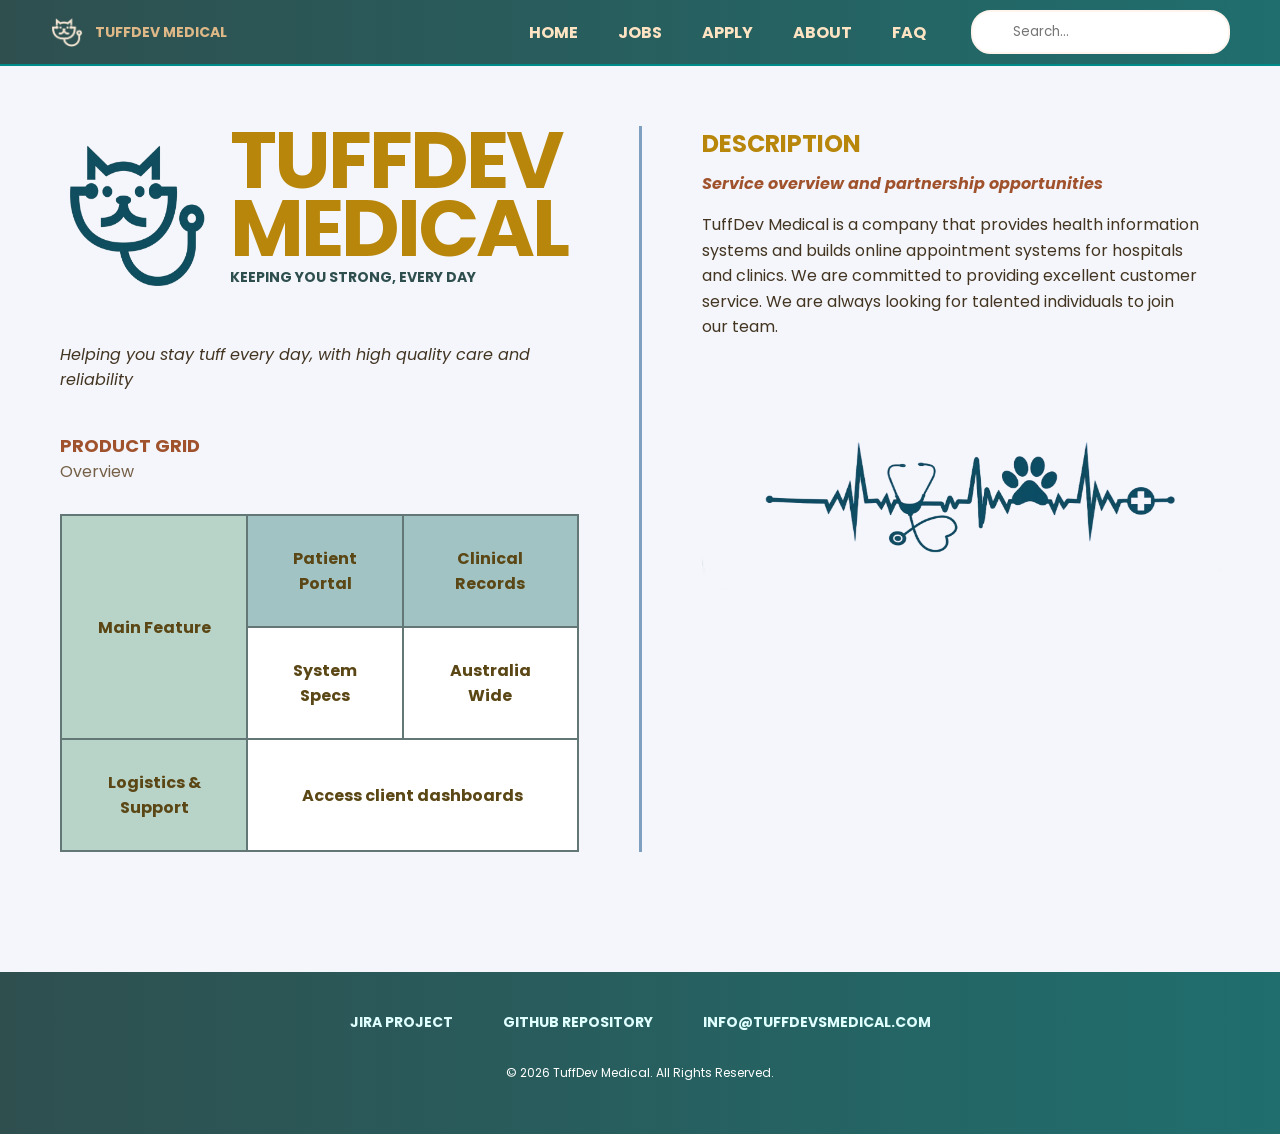
<file: index.html>
<!DOCTYPE html>
<html lang="en">
<head>
    <meta charset="utf-8" >
    <meta name="description" content="TuffDev Medical - Exact Template Layout" >
    <meta name="author" content="A. Student" >
    <link rel="stylesheet" href="styles.css" >
    <link rel="stylesheet" href="index.css" >
    <style>
        .left-column, .right-column {
    flex: 1; 
}
    </style>

    <link rel="stylesheet" href="https://fonts.googleapis.com/css2?family=Poppins:wght@300;400;600;700&family=DM+Serif+Display&display=swap" >
    <title>TuffDev Medical - Home</title>
</head>
<body>
   <!-- Topbar/header with brand logo, navigation, and search bar -->
    <header class="topbar">
    <div class="brand">
        <img src="images/cat.png" alt="TuffDev Medical Logo" class="logoa" >
        <p class="company-namea">TuffDev Medical</p>
    </div>
    <nav class="nav">
        <ul>
            <li><a href="index.html">Home</a></li>
            <li><a href="jobs.html">Jobs</a></li>
            <li><a href="apply.html">Apply</a></li>
            <li><a href="about.html">About</a></li>
            <li><a href="faq.html">FAQ</a></li>
        </ul>
    </nav>

    <form action="#" method="get" class="search-bar">
        <label for="search-input" class="visually-hidden">Search our website</label>

        <button type="submit" class="search-icon-button" aria-label="search button">
            <i class="fas fa-search"></i>
        </button>

        <input type="text" id="search-input" name="q" placeholder="Search...">
    </form>
</header>

    <!-- Main content area with two columns and a divider -->
    <main class="layout">
        
        <section class="left-column">
            
            <div class="header">
                <img src="images/background-removed-background-removed.png" alt="TuffDev Medical Logo"  style="width: 150px; height: 150px;">
                
                <div class="title-text">
                    <h1 class="bold-title">TUFFDEV<br>MEDICAL</h1>
                    <p class="tagline">Keeping you strong, every day</p>
                </div>
            </div>

            <p class="slogan">Helping you stay tuff every day, with high quality care and reliability</p>

            <div class="headingblock">
                <h2>Product Grid</h2>
                <h3>Overview</h3>
            </div>

            <!-- Grid Table with merged cells -->
            <table class="grid-table">
                <tr>
                    <td rowspan="2" class="highlight-cell">Main Feature</td>
                    <td class="cell">Patient Portal</td>
                    <td class="cell">Clinical Records</td>
                </tr>
                <tr>
                    <td>System Specs</td>
                    <td>Australia Wide</td>
                </tr>
                <tr>
                    <td class="highlight-cell">Logistics & Support</td>
                    <td colspan="2">Access client dashboards</td>
                </tr>
            </table>

        </section> <div class="divider-line"></div> <!-- Divider line between columns -->

        <section class="right-column">
            
            <div class="desc-heading">
                <h2>Description</h2>
            </div>
            
            <p class="desc-tagline">Service overview and partnership opportunities</p>
            
            <p class="desc-words">TuffDev Medical is a company that provides health information systems and builds online appointment systems for hospitals and clinics. We are committed to providing excellent customer service. We are always looking for talented individuals to join our team.</p>

            <div class="image-box">
                <img src="images/background-removed-background-removed(3).png" alt="TuffDev Medical team" >
            </div>
        
        </section> </main>

        <!-- Footer with contact information, links and copyright -->
    <footer class="main-footer">
       <div class="footer-content">
        <div class="footer-links">
            <a href="https://tuffdevs.atlassian.net/jira/software/projects/SCRUM/boards/1" target="_blank">Jira Project</a>
            <a href="https://github.com/106222758/tuffdevs_group_project.git" target="_blank">GitHub Repository</a>
            <a href="mailto:info@tuffdevsmedical.com">info@tuffdevsmedical.com</a>
        </div>
        <p class="copyright">&copy; 2026 TuffDev Medical. All Rights Reserved.</p>
         </div>
     </footer>
</body>
</html>
</file>
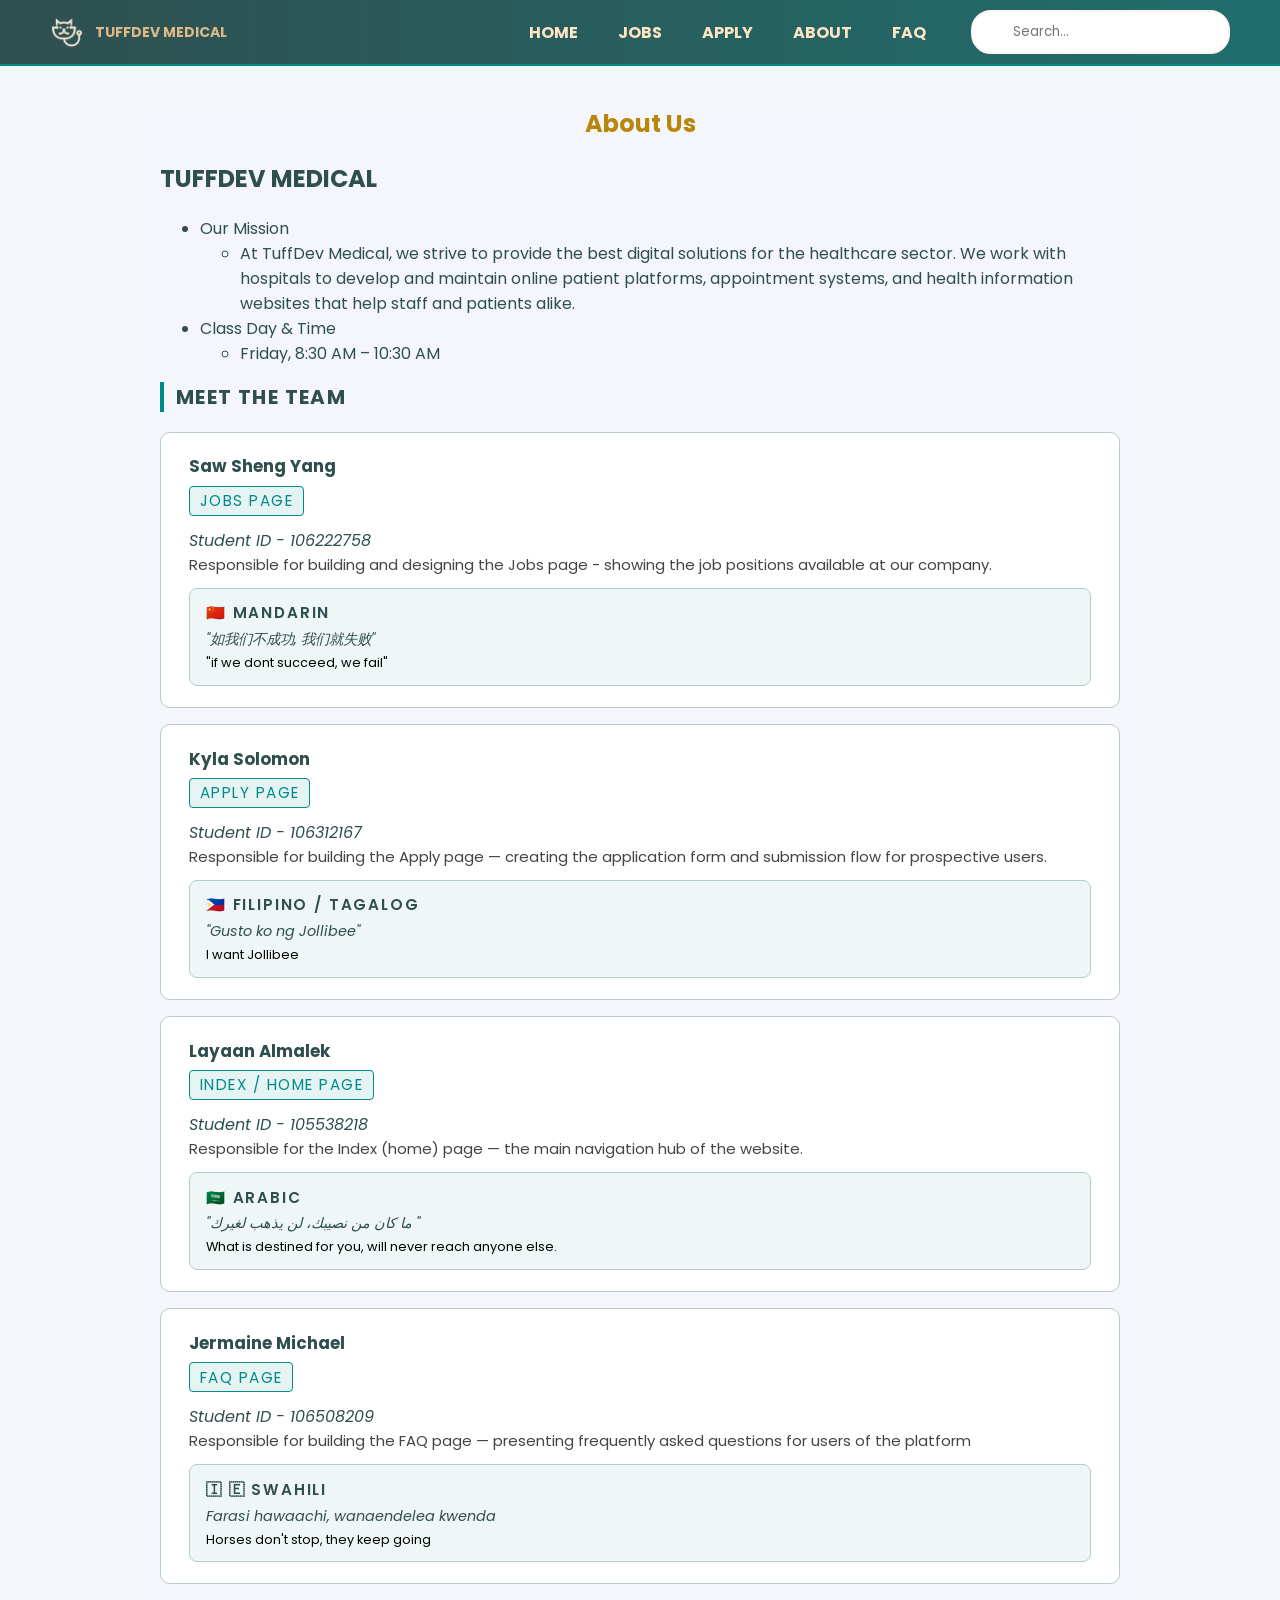
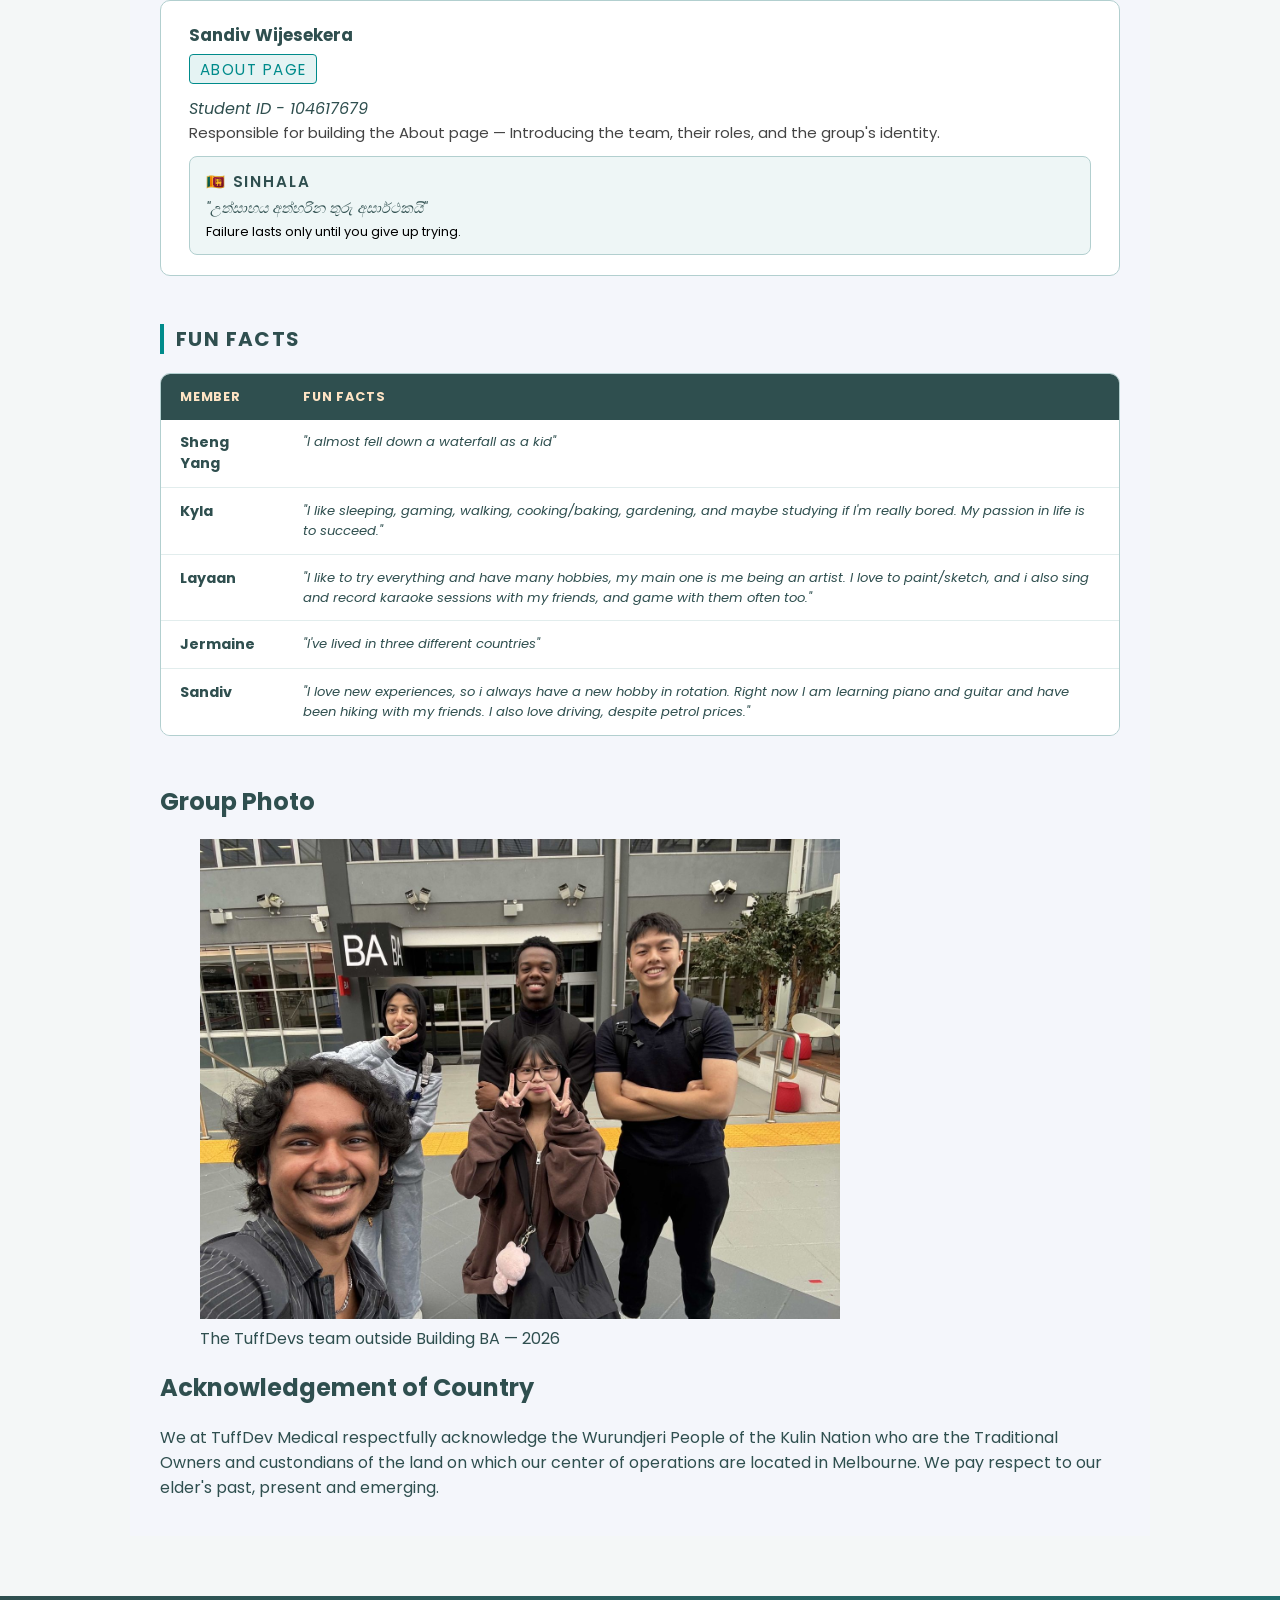
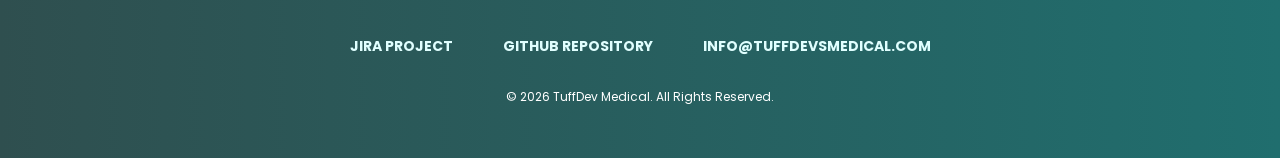
<file: about.html>
<!DOCTYPE html>
<html lang="en">
  <head>

<!-- adding metadata such as author, keywords and description -->
    <meta charset="UTF-8">
    <meta name="viewport" content="width=device-width, initial-scale=1.0" >
    <meta name="description" content="Information About the Team at TuffDev Medical">
    <meta name="keywords" content="About Us, Meet Our Team">
    <meta name="Author" content="Sandiv Wijesekera">
    <link rel="stylesheet" href="styles.css">
    <link rel="stylesheet" href="about.css">
    <link href="https://fonts.googleapis.com/css2?family=Poppins:wght@300;400;600;700&family=DM+Serif+Display&display=swap" rel="stylesheet">
    <title>TuffDevs Medical - About Us</title>
    <style>
      h1 {
        text-align: center;
      }
    </style>
  </head>

  <body>
     <header class="topbar">
    <div class="brand">
        <img src="images/cat.png" alt="TuffDev Medical Logo" class="logoa" >
        <p class="company-namea">TuffDev Medical</p>
    </div>
    <nav class="nav">
        <ul>
            <li><a href="index.html">Home</a></li>
            <li><a href="jobs.html">Jobs</a></li>
            <li><a href="apply.html">Apply</a></li>
            <li><a href="about.html">About</a></li>
            <li><a href="faq.html">FAQ</a></li>
        </ul>
    </nav>

    <form action="#" method="get" class="search-bar">
        <label for="search-input" class="visually-hidden">Search our website</label>

        <button type="submit" class="search-icon-button" aria-label="search button">
            <i class="fas fa-search"></i>
        </button>

        <input type="text" id="search-input" name="q" placeholder="Search...">
    </form>
</header>

    <!-- Insert all about page code here -->

    <main class="about-main">


     <!-- #1 Group Info -->
     <section>
        <h1>About Us</h1>
        <h2>TUFFDEV MEDICAL</h2>
        <div class="info-card">
        <ul>
          <li>Our Mission
            <ul>
              <li> At TuffDev Medical, we strive to provide the best digital solutions for the healthcare sector. We work with hospitals to develop and maintain online patient platforms, appointment systems, and health information websites that help staff and patients alike.
            </ul>
          </li>
          <li>Class Day &amp; Time
            <ul>
              <li>Friday, 8:30 AM – 10:30 AM</li>
            </ul>
          </li>
        </ul>
        </div>
     </section>

    <!-- ── #2 MEMBER CONTRIBUTIONS ── -->
      <section class="about-section">
        <h2 class="about-heading">Meet the Team</h2>
        <dl class="members-dl">

          <!-- used the internet to find decimal codes -->

          <!-- Sheng Yang's Details -->
          <div class="member-card">
            <dt>Saw Sheng Yang</dt>
            <dd><span class="role-badge">Jobs Page</span></dd>
            <dd class="studentid"><i>Student ID - 106222758</i></dd>
            <dd class="contribution">Responsible for building and designing the Jobs page - showing the job positions available at our company.</dd>
            <dd class="foreign-quote">
              <span class="lang-tag">&#127464;&#127475; Mandarin</span>
              <p class="original">"如我们不成功, 我们就失败"</p>
              <p class="translation">"if we dont succeed, we fail"</p>
            </dd>
          </div>

          <!-- Kyla's Details -->
          <div class="member-card">
            <dt>Kyla Solomon</dt>
            <dd><span class="role-badge">Apply Page</span></dd>
            <dd class="studentid"><i>Student ID - 106312167</i></dd>
            <dd class="contribution">Responsible for building the Apply page — creating the application form and submission flow for prospective users.</dd>
            <dd class="foreign-quote">
              <span class="lang-tag">&#127477;&#127469; Filipino / Tagalog</span>
              <p class="original">"Gusto ko ng Jollibee"</p>
              <p class="translation">I want Jollibee</p>
            </dd>
          </div>

          <!-- Layaan's Details -->
          <div class="member-card">
            <dt>Layaan Almalek</dt>
            <dd><span class="role-badge">Index / Home Page</span></dd>
            <dd class="studentid"><i>Student ID - 105538218</i></dd>
            <dd class="contribution">Responsible for the Index (home) page — the main navigation hub of the website.</dd>
            <dd class="foreign-quote">
              <span class="lang-tag">&#127480;&#127462; Arabic</span>
              <p class="original">"ما كان من نصيبك، لن يذهب لغيرك "</p>
              <p class="translation">What is destined for you, will never reach anyone else.</p>
            </dd>
          </div>

          <!-- Jermaine's Details -->
          <div class="member-card">
            <dt>Jermaine Michael</dt>
            <dd><span class="role-badge">FAQ Page</span></dd>
            <dd class="studentid"><i>Student ID - 106508209</i></dd>
            <dd class="contribution">Responsible for building the FAQ page — presenting frequently asked questions for users of the platform</dd>
            <dd class="foreign-quote">
              <span class="lang-tag">&#127470; &#127466; Swahili</span>
              <p class="original">Farasi hawaachi, wanaendelea kwenda</p>
              <p class="translation">Horses don't stop, they keep going</p>
            </dd>
          </div>

          <!-- Sandiv' Details -->
          <div class="member-card">
            <dt>Sandiv Wijesekera </dt>
            <dd><span class="role-badge">About Page</span></dd>
            <dd class="studentid"><i>Student ID - 104617679</i></dd>
            <dd class="contribution">Responsible for building the About page — Introducing the team, their roles, and the group's identity.</dd>
            <dd class="foreign-quote">
              <span class="lang-tag">&#127473;&#127472; Sinhala</span>
              <p class="original">"උත්සාහය අත්හරින තුරු අසාර්ථකයි"</p>
              <p class="translation">Failure lasts only until you give up trying.</p>
            </dd>
          </div>

        </dl>
      </section>

      <!-- ── 04 FUN FACTS TABLE ── -->
      <section class="about-section">
        <h2 class="about-heading">Fun Facts</h2>
        <div class="table-wrap">
          <table class="fun-facts-table">
            <thead>
              <tr>
                <th>Member</th>
                <th>Fun Facts</th>
              </tr>
            </thead>
            <tbody>
              <tr>
                <td class="member-name">Sheng Yang</td>
                <td class="fact">"I almost fell down a waterfall as a kid"</td>
              </tr>
              <tr>
                <td class="member-name">Kyla</td>
                <td class="fact">"I like sleeping, gaming, walking, cooking/baking, gardening, and maybe studying if I'm really bored. My passion in life is to succeed."</td>
              </tr>
              <tr>
                <td class="member-name">Layaan</td>
                <td class="fact">"I like to try everything and have many hobbies, my main one is me being an artist. I love to paint/sketch, and i also sing and record karaoke sessions with my friends, and game with them often too."</td>
              </tr>
              <tr>
                <td class="member-name">Jermaine</td>
                <td class="fact">"I've lived in three different countries"</td>
              </tr>
              <tr>
                <td class="member-name">Sandiv</td>
                <td class="fact">"I love new experiences, so i always have a new hobby in rotation. Right now I am learning piano and guitar and have been hiking with my friends. I also love driving, despite petrol prices." </td>
              </tr>
            </tbody>
          </table>
        </div>
      </section>


     <section>
        <div class="container">
          <h2 id="photo-heading">Group Photo</h2>
          <figure class="photo-figure">
            <img
              src="images/GroupPhoto.jpeg"
              alt="Five TuffDevs team members smiling"
              width="640"
              height="480"
            >
            <figcaption>
              The TuffDevs team outside Building BA — 2026
            </figcaption>
          </figure>
        </div>
     </section>
     <h2>Acknowledgement of Country</h2>
      <p>We at TuffDev Medical respectfully acknowledge the Wurundjeri People of the Kulin Nation who are the Traditional Owners and custondians of the land on which our center of operations are located in Melbourne. We pay respect to our elder's past, present and emerging.</p>
    </main>
    
    <footer class="main-footer">
       <div class="footer-content">
        <div class="footer-links">
            <a href="https://tuffdevs.atlassian.net/jira/software/projects/SCRUM/boards/1" target="_blank">Jira Project</a>
            <a href="https://github.com/106222758/tuffdevs_group_project.git" target="_blank">GitHub Repository</a>
            <a href="mailto:info@tuffdevsmedical.com">info@tuffdevsmedical.com</a>
        </div>
        <p class="copyright">&copy; 2026 TuffDev Medical. All Rights Reserved.</p>
         </div>
    </footer>
    
  </body>

</html>
</file>
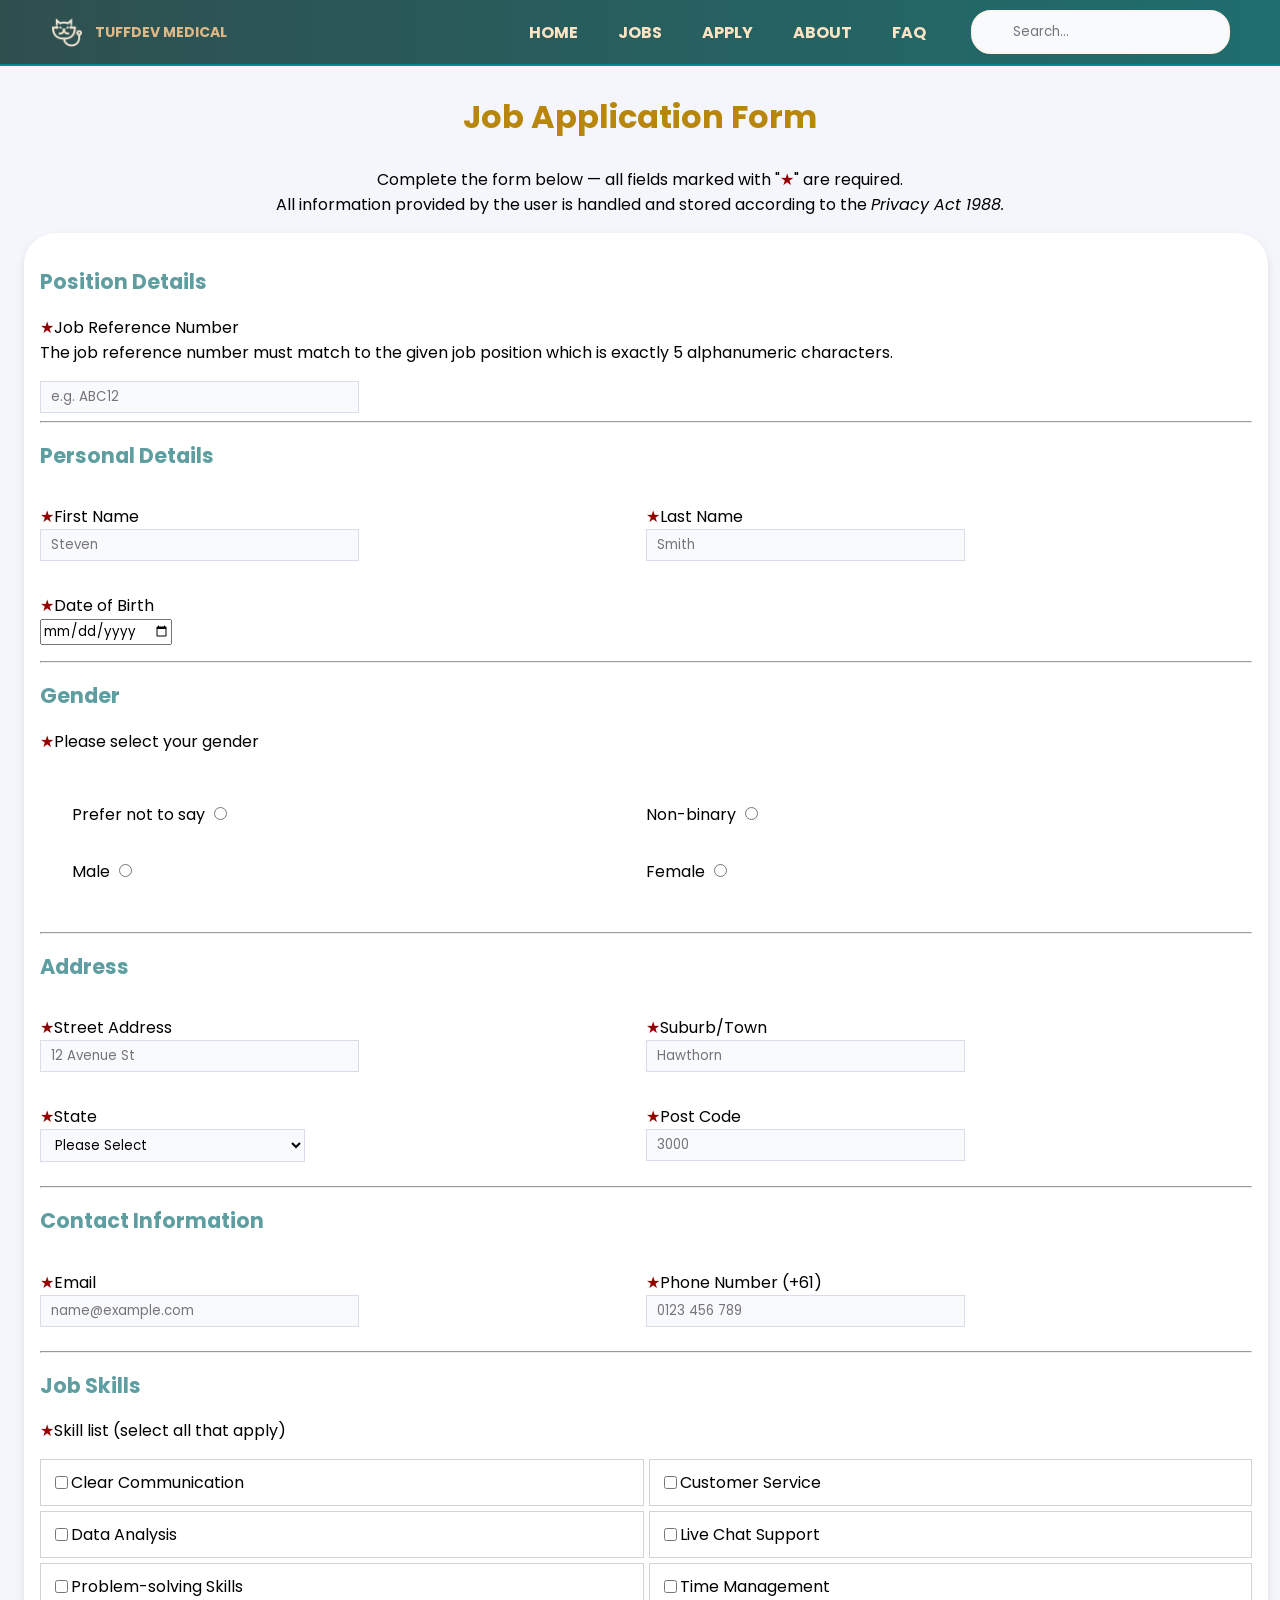
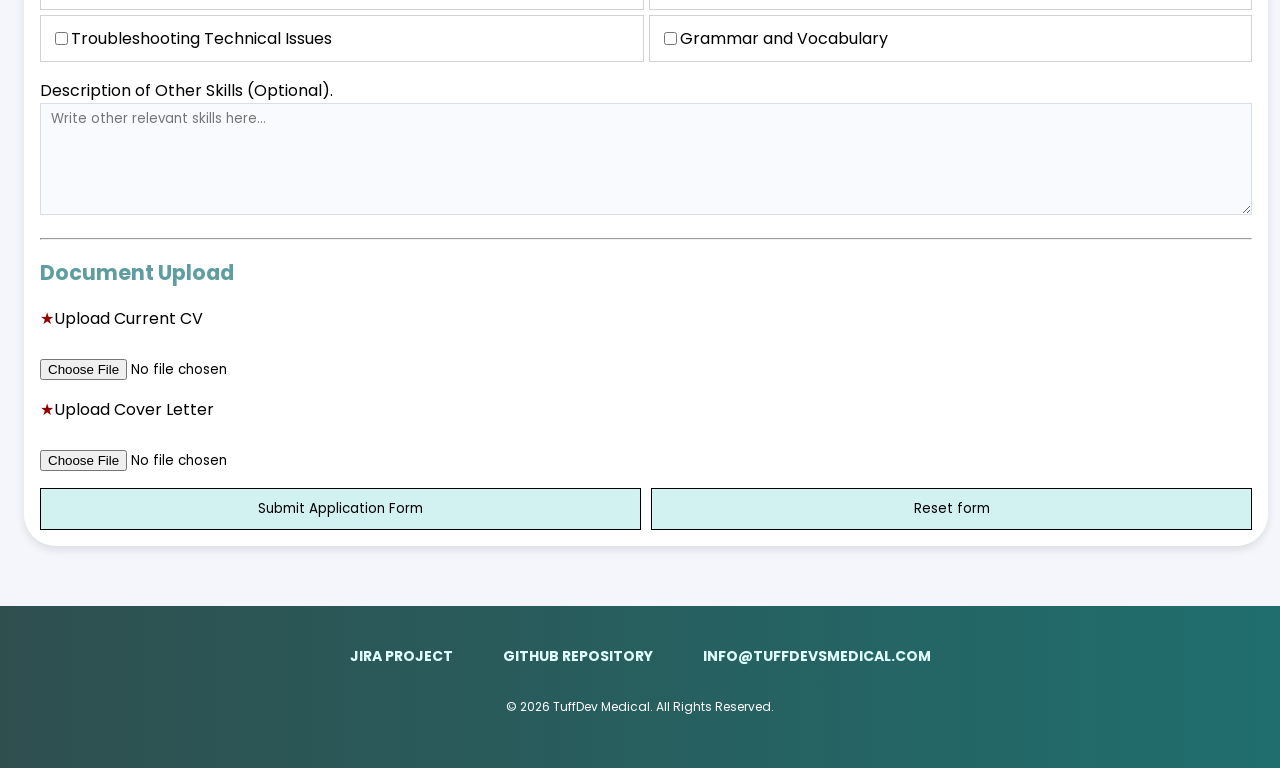
<file: apply.html>
<!DOCTYPE html>
<html lang="en"><!--Declares the language of the document, hence english-->
<head><!--Head section of the HTML, where information of the website is stored-->
 <meta charset="UTF-8">
 <meta name="viewport" content="width=device-width, initial-scale=1.0">
 <meta name="description" content="The application form page for those wanting the job position for the Digital Health and Wellness Provider">
 <meta name="keywords" content="Job Application, Digital Health and Wellness Provider, Form Submission">
 <meta name="Author" content="Kyla Solomon">
 <link type= "text/css" rel="stylesheet" href="apply.css">
 <link rel="stylesheet" href="styles.css">
 <title>TuffDev Medical Application Form</title>
 <link href="https://fonts.googleapis.com/css2?family=Poppins:wght@300;400;600;700&family=DM+Serif+Display&display=swap" rel="stylesheet">

 <!-- An Example of Internal CSS within the header tag and the style element -->
 <style>
h2 {
   color: cadetblue;
   width: 100%;
   font-size: 1.3rem;
}
</style>
</head>

<!-- <span style="color: #940000;">*</span> is the example of inline CSS -->
<body> <!--Body section of the HTML, where visible content is displayed-->
    <!--Header Section of the page-->
    <header class="topbar">
    <div class="brand">
        <img src="images/cat.png" alt="TuffDev Medical Logo" class="logoa" >
        <p class="company-namea">TuffDev Medical</p>
    </div>
    <nav class="nav">
        <ul>
            <li><a href="index.html">Home</a></li>
            <li><a href="jobs.html">Jobs</a></li>
            <li><a href="apply.html">Apply</a></li>
            <li><a href="about.html">About</a></li>
            <li><a href="faq.html">FAQ</a></li>
        </ul>
    </nav>

    <form action="#" method="get" class="search-bar">
        <label for="search-input" class="visually-hidden">Search our website</label>

        <button type="submit" class="search-icon-button" aria-label="search button">
            <i class="fas fa-search"></i>
        </button>

        <input type="text" id="search-input" name="q" placeholder="Search...">
    </form>
    </header>

    <!--Banner section of the page-->
    <section class="banner" aria-labelledby="PageBanner">
        <h1 id="PageBanner">Job Application Form</h1>
        <p id="subheading">Complete the form below — all fields marked with "<span style="color: #940000;">★</span>" are required.
        <br>All information provided by the user is handled and stored according to the <em>Privacy Act 1988.</em></p>
        </section>

   <!--Form part of the page, where the user can submit their application and the output is displayed in the
   following link provided in the action attribute-->
   <form method="post" action="https://mercury.swin.edu.au/it000000/formtest.php">
       <!--Main/Body section of the webpage-->
        <main>
        <!--Main fieldset of the whole form in the page-->
       <fieldset class="form">
            <!--Section for Job Reference of the Form-->
            <section class="subfield" aria-labelledby="Position-Details">
                <h2 id="Position-Details">Position Details</h2>
                <p><label for="Job-Reference-Number"><span style="color: #940000;">★</span>Job Reference Number</label>
                <br>The job reference number must match to the given job position which is exactly 5 alphanumeric characters.</p>
                    <!--The pattern ensures the job reference number is exactly 5 characters, which can be alphanumeric-->
                    <input type="text" id="Job-Reference-Number" name="Job-Reference-Number" pattern="^[A-Za-z0-9]{5}$" required="required" placeholder="e.g. ABC12">
            </section>
            <hr>
            <!--Section for Personal Details of the Form-->
           <section class="subfield" aria-labelledby="Personal-Details">
               <h2 id="Personal-Details">Personal Details</h2>
                <div class="name-field"><!--First Name Field-->
                   <!--User must input their first name as required-->
                   <p><label for="First-Name"><span style="color: #940000;">★</span>First Name</label><br>
                       <!--The pattern ensures the name contains only between 0 and 20 alpha characters-->
                       <input type="text" name="First-Name" id="First-Name" pattern="^(.*[A-Za-z]){0,20}" required="required" placeholder="Steven"></p>
                   
                   <!--User must input their last name as required-->
                   <p><label for="Last-Name"><span style="color: #940000;">★</span>Last Name</label><br>
                       <!--The pattern ensures the name contains only between 0 and 20 alpha characters-->
                       <input type="text" name="Last-Name" id="Last-Name" pattern="^(.*[A-Za-z]){0,20}" required="required" placeholder="Smith"></p>
                </div>

                   <!--User must input their date of birth as required-->
                   <p><label for="Date-of-Birth"><span style="color: #940000;">★</span>Date of Birth</label><br>
                       <!--The input type of date ensures the user inputs a valid date format-->
                       <input type="date" name="Date-of-Birth" id="Date-of-Birth" required="required"></p>
            </section>
            <hr>
            <!--Section for Gender of the Form-->
            <section class="subfield" aria-labelledby="User-Gender"> 
                <h2 id="User-Gender">Gender</h2>
                <p><span style="color: #940000;">★</span>Please select your gender</p>
                <!--The first radio button is required in order for the user to input a gender-->
                <fieldset class="GenderList">
                <label class="visually-hidden">Gender Section</label>
                    <p><label for="Prefer-not-to-say">Prefer not to say</label>
                    <input type="radio" id="Prefer-not-to-say" name="Gender" value="Prefer not to say" required="required"> </p>                
                   
                    <p><label for="Non-binary">Non-binary</label>
                    <input type="radio" id="Non-binary" name="Gender" value="Non-binary"></p>

                    <p><label for="Male">Male</label>
                    <input type="radio" id="Male" name="Gender" value="Male"></p>
                                                
                    <p><label for="Female">Female</label>
                    <input type="radio" id="Female" name="Gender" value="Female"></p>
                </fieldset>
            </section>
            <hr>
            <!--Section for Address of the Form-->
           <section class="subfield" aria-labelledby="Address">
               <h2 id="Address">Address</h2>
               <div class="AddressDetails">
                   <!--User must input their street address as required-->
                   <p><label for="Street-Address"><span style="color: #940000;">★</span>Street Address</label><br>
                       <!--The pattern ensures the street address contains only between 0 and 40 alpha characters, numbers, spaces and common punctuation-->
                       <input type="text" id="Street-Address" name="Street-Address" pattern="^[A-Za-z0-9\s\-\,\.]{0,40}$" required="required" placeholder="12 Avenue St"></p>

                   <!--User must input their suburb/town as required-->
                   <p><label for="Suburb-Town"><span style="color: #940000;">★</span>Suburb/Town</label><br>
                       <!--The pattern ensures the suburb/town contains only between 0 and 40 alpha characters, numbers, spaces and common punctuation-->
                       <input type="text" id="Suburb-Town" name="Suburb-Town" pattern="^[A-Za-z0-9\s\-\,\.]{0,40}$" required="required" placeholder="Hawthorn"></p>

                   <!--User must select their state as required-->
                   <p><label for="State"><span style="color: #940000;">★</span>State</label><br>
                       <!--Select tag is used to create a dropdown list-->
                       <select name="State" id="State" required="required">
                           <option value="">Please Select</option><!--"Please Select is used as a placeholder in this instance"-->
                           <option value="VIC">Victoria</option>
                           <option value="NSW">New South Wales</option>
                           <option value="QLD">Queensland</option>
                           <option value="NT">Northern Territory</option>
                           <option value="WA">Western Australia</option>
                           <option value="SA">South Australia</option>
                           <option value="TAS">Tasmania</option>
                           <option value="ACT">Australian Capital Territory</option>
                       </select>
                   </p>
                   <!--User must input their postcode in as required-->
                   <p><label for="PostCode"><span style="color: #940000;">★</span>Post Code</label><br><!--The pattern ensures the postcode is exactly 4 digits-->
                           <input type="text" id="PostCode" name="PostCode" pattern="\d{4}" required="required" placeholder="3000"></p>
                </div>
            </section>
            <hr>
            <!--Section for Contact Information of the Form-->
           <section class="subfield" aria-labelledby="Contact-Information">
               <h2 id="Contact-Information">Contact Information</h2>
               <div class="contactinfo">
                   <!--User must input their email as required-->
                   <p><label for="Email"><span style="color: #940000;">★</span>Email</label><br><!--The pattern ensures the email is valid-->
                       <input type="text" id="Email" name="Email" pattern="[a-zA-Z0-9._%+-]+@[a-zA-Z0-9.-]+\.[a-zA-Z]{2,}" required="required" placeholder="name@example.com"></p>

                   <!--User must input their phone number as required-->
                   <p><label for="Phone-Number"><span style="color: #940000;">★</span>Phone Number (+61)</label><br>
                       <!--The pattern ensures the phone number is between 8 and 10 digits-->
                       <input type="text" id="Phone-Number" name="Phone-Number" pattern="\d{8,10}" required="required" placeholder="0123 456 789"></p>
                </div>
            </section>
          <hr>
          <!--Section for Job Skills of the Form-->
           <section class="subfield" aria-labelledby="Skills">
               <h2 id="Skills">Job Skills</h2>
                   <p><span style="color: #940000;">★</span>Skill list (select all that apply)</p>
                   <!--The name of the checkbox is the same for all checkboxes so that multiple values can be selected and sent as an array
                   and the id attribute is used to associate the label with the checkbox-->
                   <div class="checkbox-list">
                       <label for="Clear-Communication"><input type="checkbox" id="Clear-Communication" name="Skills" value="Clear Communication">Clear Communication</label>
                       <label for="Customer-Service"><input type="checkbox" id="Customer-Service" name="Skills" value="Customer Service">Customer Service</label>
                       <label for="Data-Analysis"><input type="checkbox" id="Data-Analysis" name="Skills" value="Data Analysis">Data Analysis</label>
                       <label for="Live-Chat-Support"><input type="checkbox" id="Live-Chat-Support" name="Skills" value="Live Chat Support">Live Chat Support</label>
                       <label for="Problem-solving-Skills"><input type="checkbox" id="Problem-solving-Skills" name="Skills" value="Problem-solving Skills">Problem-solving Skills</label>
                       <label for="Time-Management"><input type="checkbox" id="Time-Management" name="Skills" value="Time Management">Time Management</label>
                       <label for="Troubleshooting-Technical-Issues"><input type="checkbox" id="Troubleshooting-Technical-Issues" name="Skills" value="Troubleshooting Technical Issues">Troubleshooting Technical Issues</label>
                       <label for="Grammar-and-Vocabulary"><input type="checkbox" id="Grammar-and-Vocabulary" name="Skills" value="Grammar and Vocabulary">Grammar and Vocabulary</label>
                   </div>

                   <p><label for="Other-Skills">Description of Other Skills (Optional).</label>
                       <!--The textarea allows the user to input a longer description of their other skills, and the placeholder provides guidance on what to write-->
                       <textarea class="textarea" id="Other-Skills" name="Other-Skills" rows="5" cols="100" placeholder="Write other relevant skills here..."></textarea></p>
           </section>

           <hr>
            <!--Section for Document Upload of the Form-->
            <section class="subfield" aria-labelledby="Document-Upload">
                <h2 id="Document-Upload">Document Upload</h2>

                    <p><label for="CV"><span style="color: #940000;">★</span>Upload Current CV</label><br>
                    <br><input type="file" id="CV" name="CV" accept=".pdf,.doc,.docx" required="required"></p>
                    <p><label for="Cover-Letter"><span style="color: #940000;">★</span>Upload Cover Letter </label><br>
                    <br><input type="file" id="Cover-Letter" name="Cover-Letter" accept=".pdf,.doc,.docx"></p>
            </section>

           <!--Submit and Reset Button Sectoin of the Form-->
           <div class="subfield" id="SRButtons">
            <input type="submit" value="Submit Application Form">
            <input type="reset" value="Reset form">
           </div>
        </fieldset>
       </main>
    </form>
                  
       <!--Footer Section-->
       <footer class="main-footer">
       <div class="footer-content">
        <div class="footer-links">
            <a href="https://tuffdevs.atlassian.net/jira/software/projects/SCRUM/boards/1" target="_blank">Jira Project</a>
            <a href="https://github.com/106222758/tuffdevs_group_project.git" target="_blank">GitHub Repository</a>
            <a href="mailto:info@tuffdevsmedical.com">info@tuffdevsmedical.com</a>
        </div>
        <p class="copyright">&copy; 2026 TuffDev Medical. All Rights Reserved.</p>
         </div>
     </footer>
  
</body>
</html>
</file>
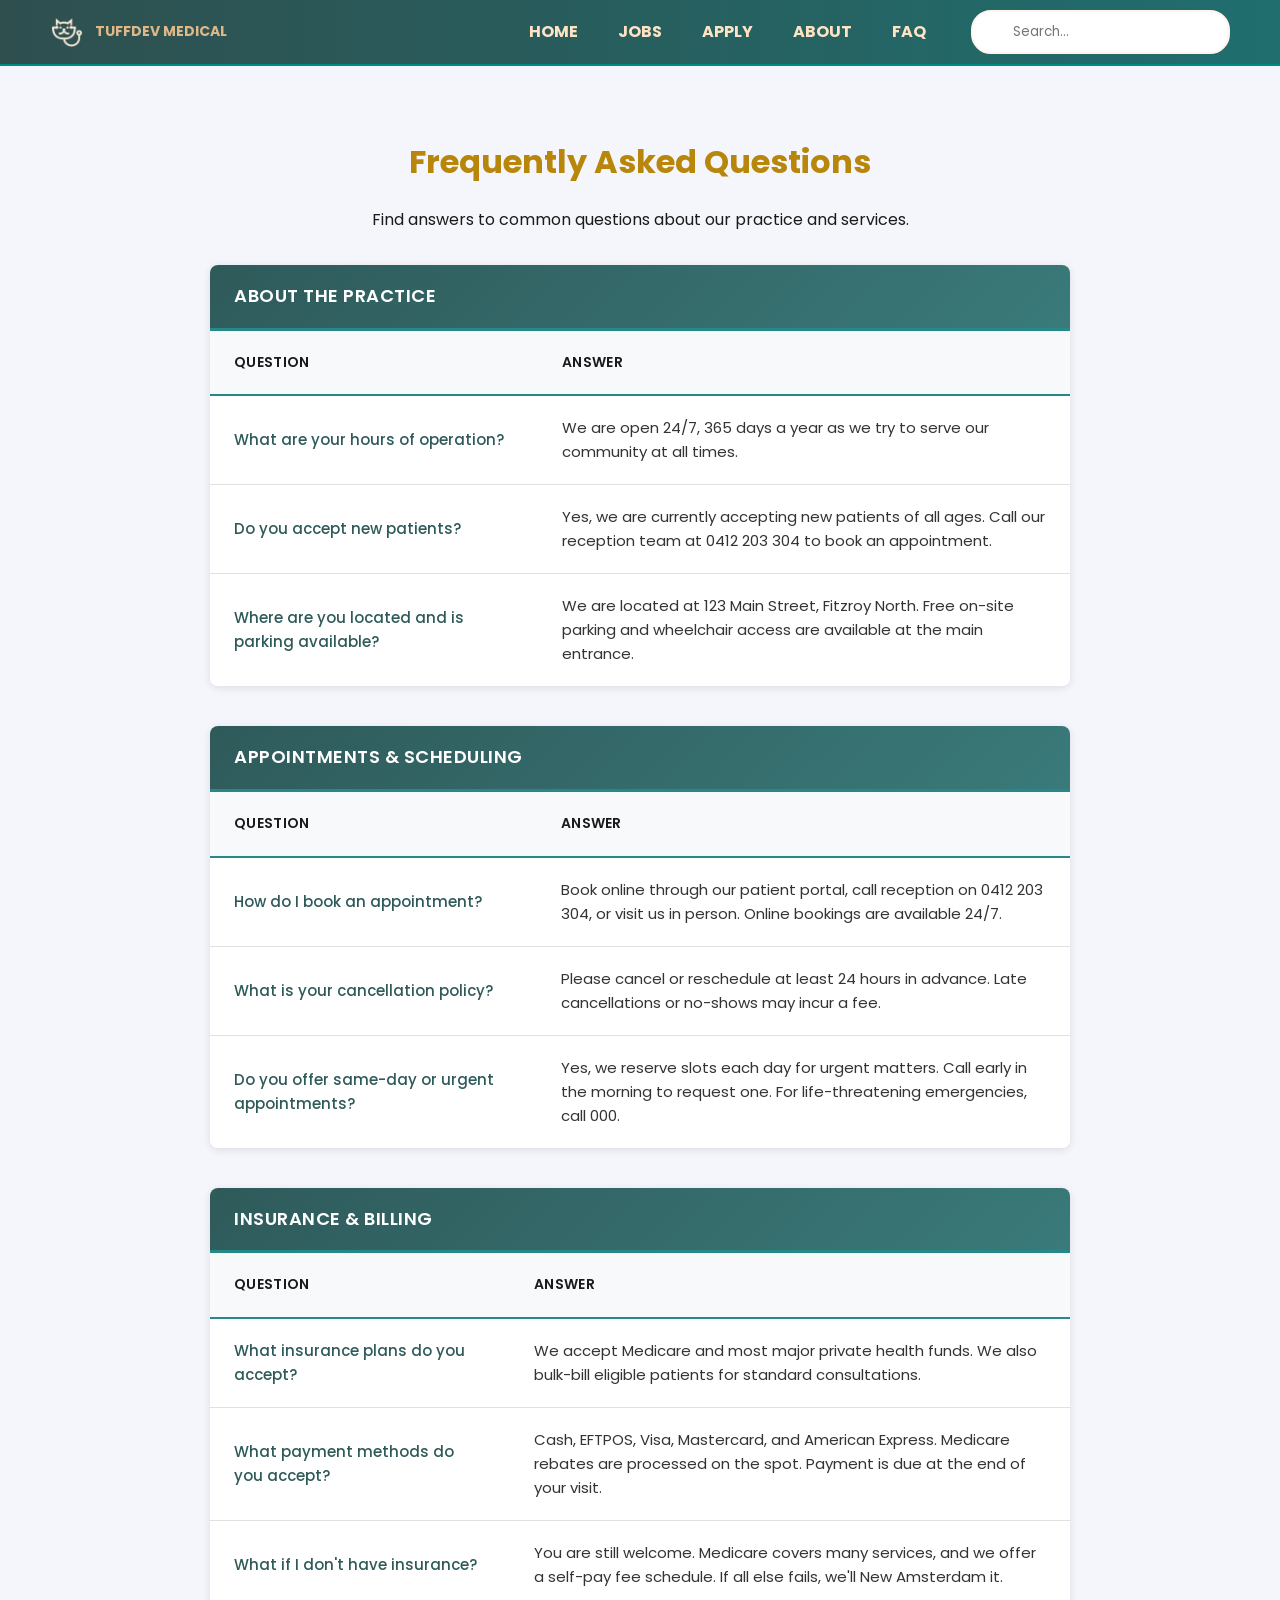
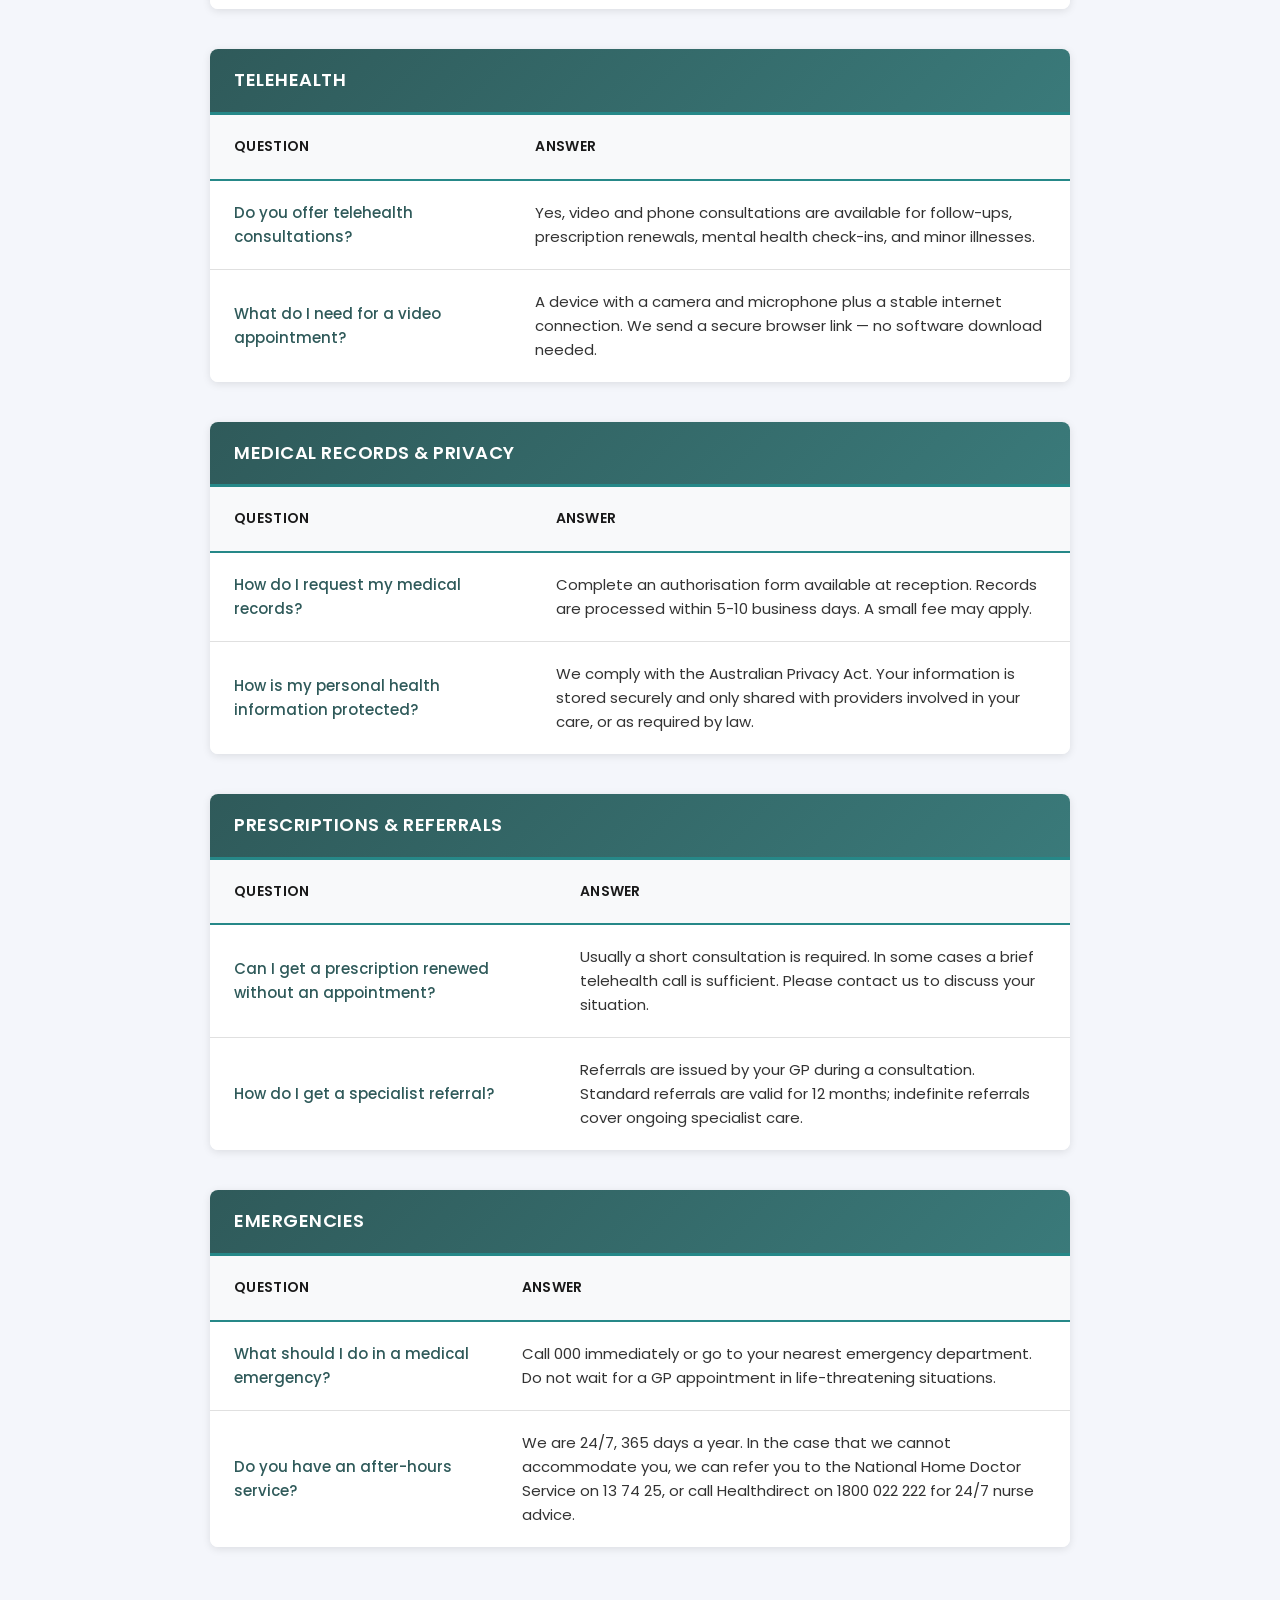
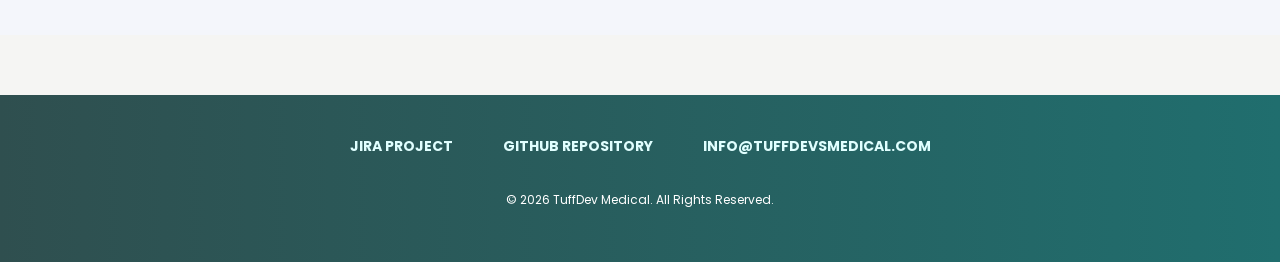
<file: faq.html>
<!DOCTYPE html>
<html lang="en">
<head> 
    <meta charset="UTF-8">
    <meta name="description" content="The Frequently Asked Questions page for those who want an answer to a question that may have been asked before">
    <meta name="keywords" content="Job Application, Digital Health and Wellness Provider, Form Submission">
    <meta name="Author" content="Jermaine Michael">
    <link href="https://fonts.googleapis.com/css2?family=Poppins:wght@300;400;600;700&family=DM+Serif+Display&display=swap" rel="stylesheet">
    <link rel="stylesheet" href="styles.css">
    <link rel="stylesheet" href="faq.css">
    <title>TuffDev Medical - Frequently Asked Questions</title>
    <style>
        .faq-header {
    text-align: center;
    margin-bottom: 2rem;
}
    </style>
</head>

<!-- The body of the FAQ page, what shows up to the viewer -->
<body>
    <header class="topbar">
    <div class="brand">
        <img src="images/cat.png" alt="TuffDev Medical Logo" class="logoa" >
        <p class="company-namea">TuffDev Medical</p>
    </div>
    <nav class="nav">
        <ul>
            <li><a href="index.html">Home</a></li>
            <li><a href="jobs.html">Jobs</a></li>
            <li><a href="apply.html">Apply</a></li>
            <li><a href="about.html">About</a></li>
            <li><a href="faq.html">FAQ</a></li>
        </ul>
    </nav>

    <form action="#" method="get" class="search-bar">
        <label for="search-input" class="visually-hidden">Search our website</label>

        <button type="submit" class="search-icon-button" aria-label="search button">
            <i class="fas fa-search"></i>
        </button>

        <input type="text" id="search-input" name="q" placeholder="Search...">
    </form>
</header>

    <!-- Main content of the FAQ page -->
    <main>
        <div class="faq-wrap">
            <div class="faq-header">
                <h1>Frequently Asked Questions</h1>
                <p>Find answers to common questions about our practice and services.</p>
            </div> <!--Closes faq-header  --> 
            
            <!-- Each section of the FAQ page in a table, what the questions are on the left and answers on the right -->
            <div id="faq-content">
             <div class="faq-section">
             <div class="section-title">About the practice</div>
                <table>
                    <thead>
                        <tr>
                            <th>Question</th>
                            <th>Answer</th>
                        </tr>
                    </thead>
                    <tbody>
                    <tr>
                        <td>What are your hours of operation?</td>
                        <td>We are open 24/7, 365 days a year as we try to serve our community at all times.</td>
                    </tr>

                    <tr>
                        <td>Do you accept new patients?</td>
                        <td>Yes, we are currently accepting new patients of all ages. Call our reception team at 0412 203 304 to book an appointment.</td>
                    </tr>
                    <tr>
                        <td>Where are you located and is parking available?</td>
                        <td>We are located at 123 Main Street, Fitzroy North. Free on-site parking and wheelchair access are available at the main entrance.</td>
                    </tr>
                    </tbody>
                </table>
            </div> <!-- Closes faq-section  -->
            </div> <!-- Closes faq-content  -->

            <div class="faq-section">
            <div class="section-title">Appointments & scheduling</div>
            <table>
                <thead>
                    <tr>
                        <th>Question</th>
                        <th>Answer</th>
                    </tr>
                </thead>
                <tbody>
                <tr>
                    <td>How do I book an appointment?</td>
                    <td>Book online through our patient portal, call reception on 0412 203 304, or visit us in person. Online bookings are available 24/7.</td>
                </tr>
                <tr>
                    <td>What is your cancellation policy?</td>
                    <td>Please cancel or reschedule at least 24 hours in advance. Late cancellations or no-shows may incur a fee.</td>
                </tr>
                <tr>
                    <td>Do you offer same-day or urgent appointments?</td>
                    <td>Yes, we reserve slots each day for urgent matters. Call early in the morning to request one. For life-threatening emergencies, call 000.</td>
                </tr>
                </tbody>
            </table>
            </div>

            <div class="faq-section">
            <div class="section-title">Insurance & billing</div>
            <table>
                <thead>
                    <tr>
                        <th>Question</th>
                        <th>Answer</th>
                    </tr>
                </thead>
                <tbody>
                <tr>
                    <td>What insurance plans do you accept?</td>
                    <td>We accept Medicare and most major private health funds. We also bulk-bill eligible patients for standard consultations.</td>
                </tr>
                <tr>
                    <td>What payment methods do you accept?</td>
                    <td>Cash, EFTPOS, Visa, Mastercard, and American Express. Medicare rebates are processed on the spot. Payment is due at the end of your visit.</td>
                </tr>
                <tr>
                    <td>What if I don't have insurance?</td>
                    <td>You are still welcome. Medicare covers many services, and we offer a self-pay fee schedule. If all else fails,  we'll New Amsterdam it.</td>
                </tr>
                </tbody>
            </table>
            </div>

            <div class="faq-section">
            <div class="section-title">Telehealth</div>
            <table>
                <thead>
                    <tr>
                        <th>Question</th>
                        <th>Answer</th>
                    </tr>
                </thead>
                <tbody>
                <tr>   
                    <td>Do you offer telehealth consultations?</td>
                    <td>Yes, video and phone consultations are available for follow-ups, prescription renewals, mental health check-ins, and minor illnesses.</td></tr>
                <tr>
                    <td>What do I need for a video appointment?</td>
                    <td>A device with a camera and microphone plus a stable internet connection. We send a secure browser link — no software download needed.</td>
                </tr>
                </tbody>
            </table>
            </div>

            <div class="faq-section">
            <div class="section-title">Medical records & privacy</div>
            <table>
                <thead>
                    <tr>
                        <th>Question</th>
                        <th>Answer</th>
                    </tr>
                </thead>
                <tbody>
                <tr>
                    <td>How do I request my medical records?</td>
                    <td>Complete an authorisation form available at reception. Records are processed within 5-10 business days. A small fee may apply.</td>
                </tr>
                <tr>
                    <td>How is my personal health information protected?</td>
                    <td>We comply with the Australian Privacy Act. Your information is stored securely and only shared with providers involved in your care, or as required by law.</td>
                </tr>
                </tbody>
            </table>
            </div>

            <div class="faq-section">
            <div class="section-title">Prescriptions & referrals</div>
            <table>
                <thead>
                    <tr>
                        <th>Question</th>
                        <th>Answer</th>
                    </tr>
                </thead>
                <tbody>
                <tr>
                    <td>Can I get a prescription renewed without an appointment?</td>
                    <td>Usually a short consultation is required. In some cases a brief telehealth call is sufficient. Please contact us to discuss your situation.</td>
                </tr>
                <tr>
                    <td>How do I get a specialist referral?</td>
                    <td>Referrals are issued by your GP during a consultation. Standard referrals are valid for 12 months; indefinite referrals cover ongoing specialist care.</td>
                </tr>
                </tbody>
            </table>
            </div>

            <div class="faq-section">
            <div class="section-title">Emergencies</div>
            <table>
                <thead>
                    <tr>
                        <th>Question</th>
                        <th>Answer</th>
                    </tr>
                </thead>
                <tbody>
                <tr>
                    <td>What should I do in a medical emergency?</td>
                    <td>Call 000 immediately or go to your nearest emergency department. Do not wait for a GP appointment in life-threatening situations.</td>
                </tr>
                <tr>
                    <td>Do you have an after-hours service?</td>
                    <td>We are 24/7, 365 days a year. In the case that we cannot accommodate you, we can refer you to the National Home Doctor Service on 13 74 25, or call Healthdirect on 1800 022 222 for 24/7 nurse advice.</td>
                </tr>
                </tbody>
            </table>
            </div>

        </div> <!-- Closes faq-wrap  -->
    </main>
    
    <footer class="main-footer">
       <div class="footer-content">
        <div class="footer-links">
            <a href="https://tuffdevs.atlassian.net/jira/software/projects/SCRUM/boards/1" target="_blank">Jira Project</a>
            <a href="https://github.com/106222758/tuffdevs_group_project.git" target="_blank">GitHub Repository</a>
            <a href="mailto:info@tuffdevsmedical.com">info@tuffdevsmedical.com</a>
        </div>
        <p class="copyright">&copy; 2026 TuffDev Medical. All Rights Reserved.</p>
         </div>
    </footer>

</body>
</html>
</file>
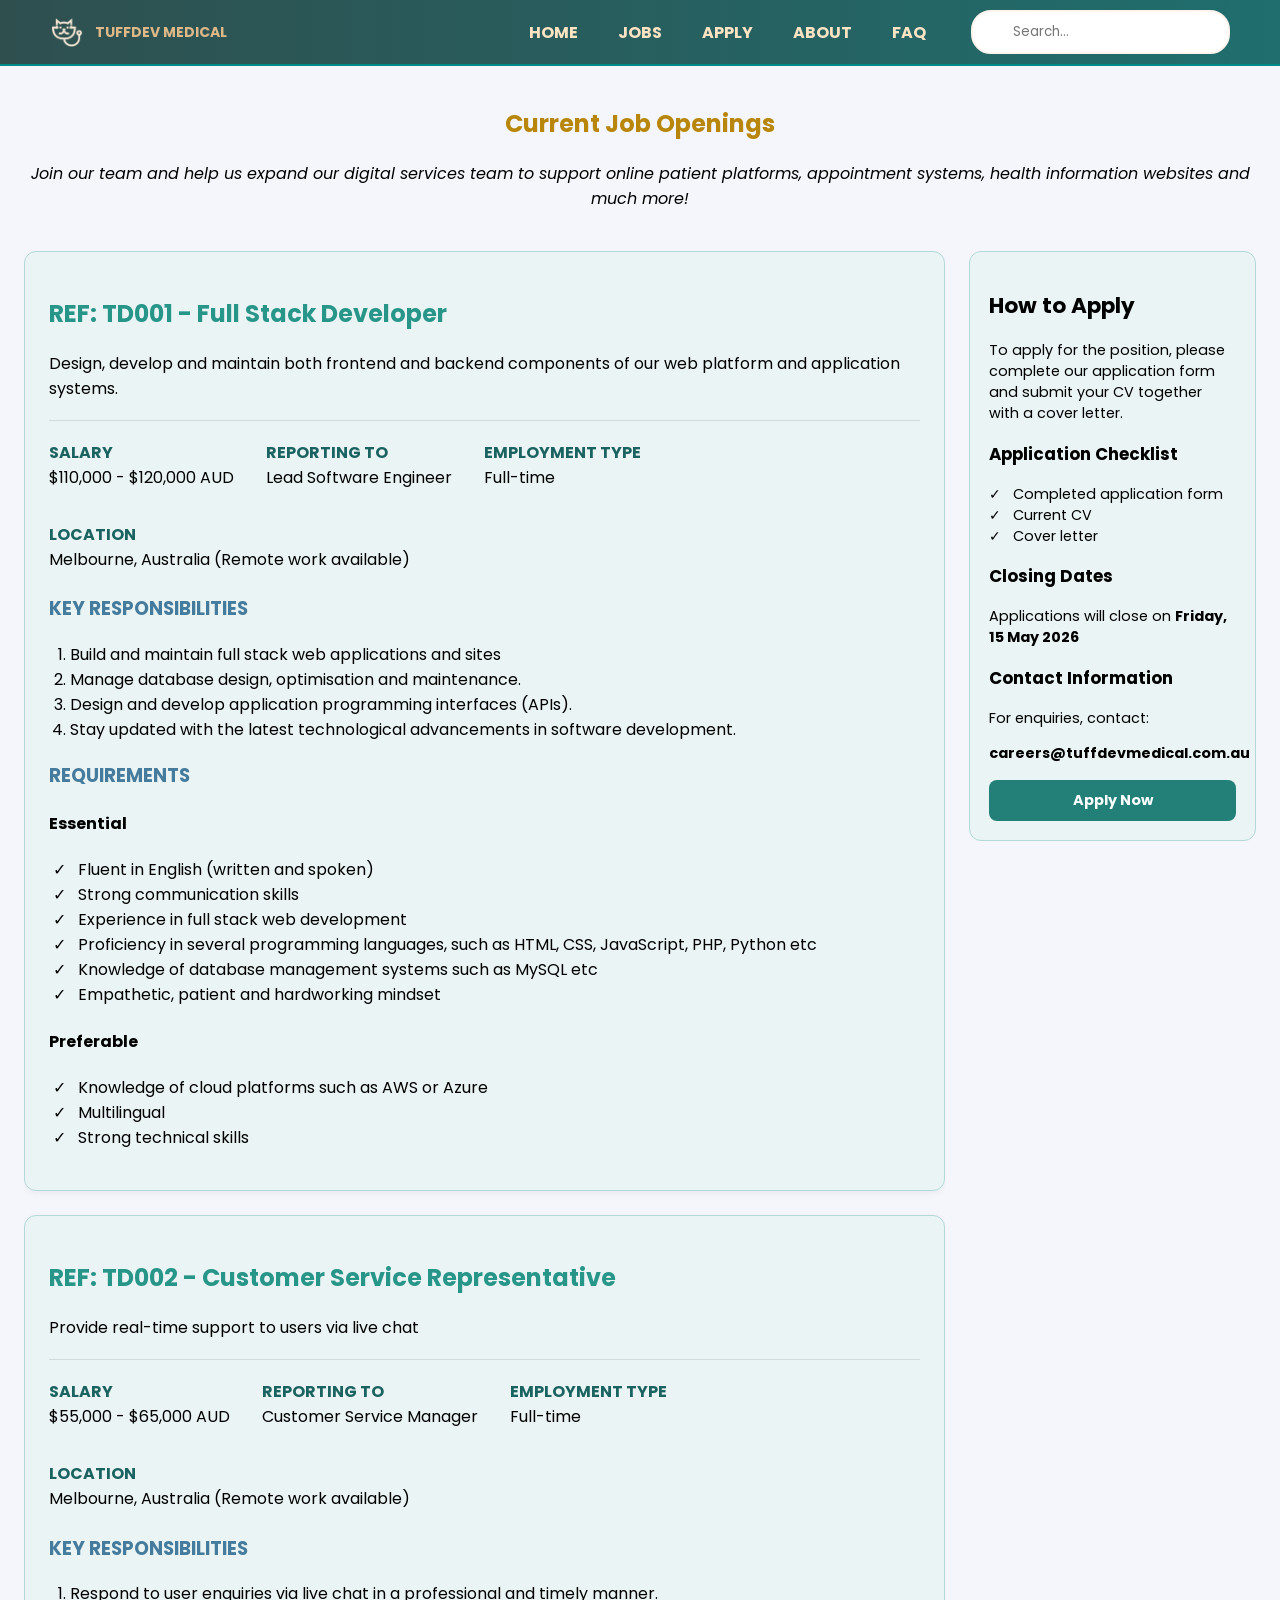
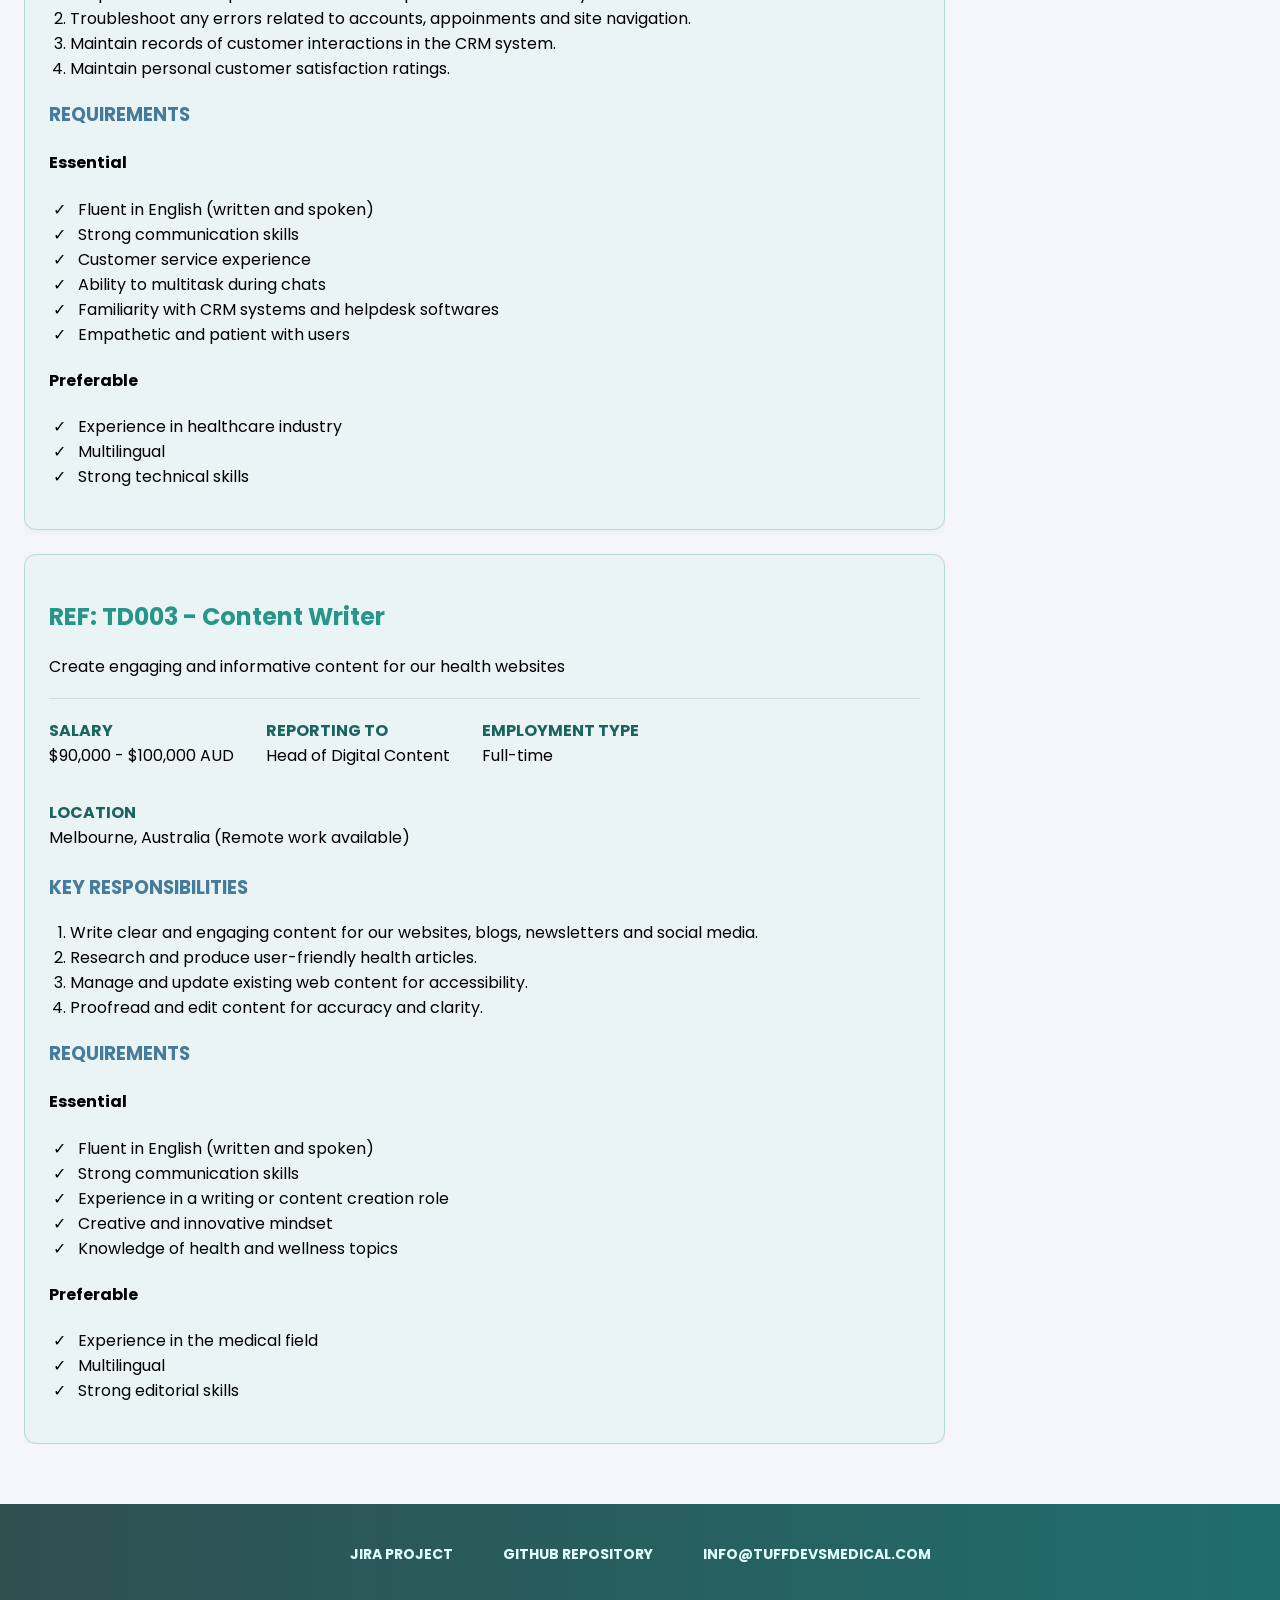
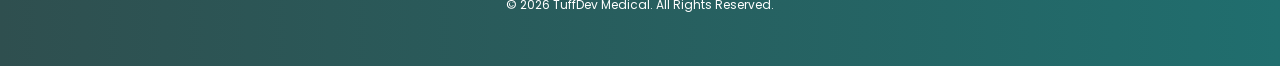
<file: jobs.html>
<!DOCTYPE html>
<html lang="en">
<head>
 <meta charset="UTF-8">
 <meta name="viewport" content="width=device-width, initial-scale=1.0" >
 <meta name="description" content="Jobs page to show our available positions at TuffDev Medical">
 <meta name="keywords" content="Job Application, Digital Health and Wellness Provider, Positions">
 <meta name="Author" content="Saw Sheng Yang">
 <link rel="stylesheet" href="styles.css">
 <link rel="stylesheet" href="jobs.css">
 <link href="https://fonts.googleapis.com/css2?family=Poppins:wght@300;400;600;700&family=DM+Serif+Display&display=swap" rel="stylesheet">
 <title>TuffDev Medical - Jobs Positions Available</title>
 <!-- embedded css -->
<style>
    .jobs-intro { 
        text-align: center;
        margin: 40px 0;
    }
   
</style>
</head>


<!-- navigation bar -->
<header class="topbar">
    <div class="brand">
        <img src="images/cat.png" alt="TuffDev Medical Logo" class="logoa" >
        <p class="company-namea">TuffDev Medical</p>
    </div>
    <nav class="nav">
        <ul>
            <li><a href="index.html">Home</a></li>
            <li><a href="jobs.html">Jobs</a></li>
            <li><a href="apply.html">Apply</a></li>
            <li><a href="about.html">About</a></li>
            <li><a href="faq.html">FAQ</a></li>
        </ul>
    </nav>

    <form action="#" method="get" class="search-bar">
        <label for="search-input" class="visually-hidden">Search our website</label>

        <button type="submit" class="search-icon-button" aria-label="search button">
            <i class="fas fa-search"></i>
        </button>

        <input type="text" id="search-input" name="q" placeholder="Search...">
    </form>
</header>

<!-- main section -->
<main>
    <section class="jobs-intro">
        <h1>Current Job Openings</h1>
        <p style="font-style: italic;">Join our team and help us expand our digital services team to support online patient platforms, appointment systems, health information websites and much more!</p>
    </section>

    <aside> 
        <h2>How to Apply</h2>
        <p>To apply for the position, please complete our application form and submit your CV together with a cover letter.</p>
        <h3>Application Checklist</h3>
        <ul>
            <li>Completed application form</li>
            <li>Current CV</li>
            <li>Cover letter</li>
        </ul>
        <h3>Closing Dates</h3>
        <p>Applications will close on <strong>Friday, 15 May 2026</strong></p>
        <h3>Contact Information</h3>
        <p>For enquiries, contact:</p>
        <p><strong>careers@tuffdevmedical.com.au</strong></p>
        <a class="button" href="apply.html">Apply Now</a>
    </aside>

    <div class="job-list"> <!-- Entire Job list -->
        
        <section class="job-card"> <!-- Job 1 -->
            <h2>REF: TD001 - Full Stack Developer</h2>
            <p class="job-desc">Design, develop and maintain both frontend and backend components of our web platform and application systems.</p>
            <div class="job-info">
                <div><span class="label">Salary</span><span class="value">$110,000 - $120,000 AUD</span></div>
                <div><span class="label">Reporting To</span><span class="value">Lead Software Engineer</span></div>
                <div><span class="label">Employment Type</span><span class="value">Full-time</span></div>
                <div><span class="label">Location</span><span class="value">Melbourne, Australia (Remote work available)</span></div>
            </div>

            <h3>Key Responsibilities</h3>
            <ol>
                <li>Build and maintain full stack web applications and sites</li>
                <li>Manage database design, optimisation and maintenance.</li>
                <li>Design and develop application programming interfaces (APIs).</li>
                <li>Stay updated with the latest technological advancements in software development.</li>
            </ol>

            <h3>Requirements</h3>
            <div class="space">
                <h4>Essential</h4>
                <ul>
                    <li>Fluent in English (written and spoken)</li>
                    <li>Strong communication skills</li>
                    <li>Experience in full stack web development</li>
                    <li>Proficiency in several programming languages, such as HTML, CSS, JavaScript, PHP, Python etc</li>
                    <li>Knowledge of database management systems such as MySQL etc</li>
                    <li>Empathetic, patient and hardworking mindset</li>
                </ul>
            </div> 
            <div class="space">
                <h4>Preferable</h4>
                <ul>
                    <li>Knowledge of cloud platforms such as AWS or Azure</li>
                    <li>Multilingual</li>
                    <li>Strong technical skills</li>
                </ul>
            </div>
        </section>
            
            <section class="job-card"> <!-- Job 2 -->
            <h2>REF: TD002 - Customer Service Representative</h2>
            <p class="job-desc">Provide real-time support to users via live chat</p>
            <div class="job-info">
                <div><span class="label">Salary</span><span class="value">$55,000 - $65,000 AUD</span></div>
                <div><span class="label">Reporting To</span><span class="value">Customer Service Manager</span></div>
                <div><span class="label">Employment Type</span><span class="value">Full-time</span></div>
                <div><span class="label">Location</span><span class="value">Melbourne, Australia (Remote work available)</span></div>
            </div>

            <h3>Key Responsibilities</h3>
            <ol>
                <li>Respond to user enquiries via live chat in a professional and timely manner.</li>
                <li>Troubleshoot any errors related to accounts, appoinments and site navigation.</li>
                <li>Maintain records of customer interactions in the CRM system.</li>
                <li>Maintain personal customer satisfaction ratings.</li>
            </ol>

            <h3>Requirements</h3>
            <div class="space">
                <h4>Essential</h4>
                <ul>
                    <li>Fluent in English (written and spoken)</li>
                    <li>Strong communication skills</li>
                    <li>Customer service experience</li>
                    <li>Ability to multitask during chats</li>
                    <li>Familiarity with CRM systems and helpdesk softwares</li>
                    <li>Empathetic and patient with users</li>
                </ul>
            </div> 
            <div class="space">
                <h4>Preferable</h4>
                <ul>
                    <li>Experience in healthcare industry</li>
                    <li>Multilingual</li>
                    <li>Strong technical skills</li>
                </ul>
            </div>
        </section>

        <section class="job-card"> <!-- Job 3 -->
            <h2>REF: TD003 - Content Writer</h2>
            <p class="job-desc">Create engaging and informative content for our health websites</p>
            <div class="job-info">
                <div><span class="label">Salary</span><span class="value">$90,000 - $100,000 AUD</span></div>
                <div><span class="label">Reporting To</span><span class="value">Head of Digital Content</span></div>
                <div><span class="label">Employment Type</span><span class="value">Full-time</span></div>
                <div><span class="label">Location</span><span class="value">Melbourne, Australia (Remote work available)</span></div>
            </div>

            <h3>Key Responsibilities</h3>
            <ol>
                <li>Write clear and engaging content for our websites, blogs, newsletters and social media.</li>
                <li>Research and produce user-friendly health articles.</li>
                <li>Manage and update existing web content for accessibility.</li>
                <li>Proofread and edit content for accuracy and clarity.</li>
            </ol>

            <h3>Requirements</h3>
            <div class="space">
                <h4>Essential</h4>
                <ul>
                    <li>Fluent in English (written and spoken)</li>
                    <li>Strong communication skills</li>
                    <li>Experience in a writing or content creation role</li>
                    <li>Creative and innovative mindset</li>
                    <li>Knowledge of health and wellness topics</li>
                </ul>
            </div> 
            <div class="space">
                <h4>Preferable</h4>
                <ul>
                    <li>Experience in the medical field</li>
                    <li>Multilingual</li>
                    <li>Strong editorial skills</li>
                </ul>
            </div>
        </section>
    </div> <!-- End of Job list -->
</main>
<footer class="main-footer">
       <div class="footer-content">
        <div class="footer-links">
            <a href="https://tuffdevs.atlassian.net/jira/software/projects/SCRUM/boards/1" target="_blank">Jira Project</a>
            <a href="https://github.com/106222758/tuffdevs_group_project.git" target="_blank">GitHub Repository</a>
            <a href="mailto:info@tuffdevsmedical.com">info@tuffdevsmedical.com</a>
        </div>
        <p class="copyright">&copy; 2026 TuffDev Medical. All Rights Reserved.</p>
         </div>
     </footer>

    </body>
    </html>
</file>
<file: styles.css>
/*
last modified 17/4/2026 9:14 AM by sheng yang

*/
*{ /* universal selector for the font */
    font-family: 'Poppins', sans-serif;
}

h1 { /* h1 styling for every page */
    color: darkgoldenrod;
    font-family: 'Poppins', sans-serif;
}

body {
  margin: 0;
  padding: 0;
  background-color: #f4f6fb;
}

main {
    padding: 0 1.5rem;
    font-family: 'Poppins', sans-serif;
    background-color: #f4f6fb;
}

.topbar { /* nav bar styling */
    display: flex;
    justify-content: space-between;
    align-items: center;
    padding: 10px 50px;
    background-image: linear-gradient(to right, darkslategray, rgb(32, 110, 110));
    border-bottom: 2px solid darkcyan;
}

.nav ul {
    list-style: none;
    display: flex;
    gap: 40px;
    padding: 0;
    margin: 0;
}

.nav {
    margin-left: auto;
    margin-right: 40px;
}

.nav a {
    text-decoration: none;
    color: bisque;
    font-weight: bold;
    text-transform: uppercase;
}

.search-bar {
    position: relative;
    display: flex;
}

.search-icon {
    position: absolute;
    left: 15px;
    top: 50%;
    transform: translateY(-50%);
    color: rgb(117, 96, 71);
    pointer-events: none;
}

.search-bar input {
    border: 2px solid seashell;
    border-radius: 20px;
    padding: 10px 15px 10px 40px;
    width: 200px;
}

.brand {
    display: flex;
    align-items: center;
    gap: 12px;
}

.logoa {
    height: 30px; 
    width: auto;
}

.company-namea {
    margin: 0; 
    color: burlywood; 
    font-weight: bold;
    text-transform: uppercase;
    font-size: 14px; 
    white-space: nowrap; 
}

.main-footer { /* Footer content */
    background-image: linear-gradient(to right, darkslategray, rgb(32, 110, 110));
    color: White;
    padding: 40px 60px;
    margin-top: 60px; 
}

.footer-content {
    display: flex;
    flex-direction: column;
    align-items: center;
    gap: 20px;
}

.footer-links {
    display: flex;
    gap: 50px; 
}

.footer-links a {
    color: LightCyan; 
    text-decoration: none;
    font-weight: bold;
    text-transform: uppercase;
    font-size: 14px;
    border-bottom: 1px solid transparent;
    transition: 0.3s;
}

.footer-links a:hover {
    border-bottom: 1px solid LightCyan;
    color: White;
}

.copyright {
    font-size: 12px;
    color: white;
    margin-top: 10px;
}

.visually-hidden { /* Add label */
    position: absolute;
    width: 1px;
    height: 1px;
    padding: 0;
    margin: -1px;
    overflow: hidden;
    clip: rect(0, 0, 0, 0);
    border: 0;
}

#search-input {
    border: 2px solid seashell;
    border-radius: 20px;
    padding: 10px 15px 10px 40px;
    width: 200px;
    flex: 1;
}

.search-icon-button {
    background: none;
    border: none;
    cursor: pointer;
    color: SteelBlue; 
    padding: 0;
    margin-right: 5px;
}

.search-icon-button:hover {
    color: DarkSlateGray; 
}
</file>
<file: index.css>
body {
    font-family: 'Poppins', sans-serif;
    margin: 0;
    background-color: #f4f6fb; 
    color: rgb(145, 146, 129);
}
 

/* Main Content Styles with layout and dividers */
.layout {
    display: flex;
    padding: 60px;
    align-items: flex-start; 
    position: relative;
    gap: 60px;
}

.divider-line {
    width: 3px;
    background-color: rgb(127, 159, 192);
    align-self: stretch; 
}

.header {
    display: flex;
    align-items: center;
    gap: 20px;
    margin-bottom: 40px;
}


.bold-title {
    font-size: 80px;
    font-weight: bold;
    line-height: 0.85;
    margin: 0;
    letter-spacing: -3px;
    color: darkgoldenrod;
}

.tagline {
    font-size: 14px;
    text-transform: uppercase;
    font-weight: bold;
    color: darkslategray;
    margin-top: 5px;
}

.slogan {
    font-size: 16px;
    font-style: italic;
    color: rgb(67, 53, 34);
    margin-bottom: 40px;
    max-width: 500px;
}

.headingblock h2 {
    font-size: 18px;
    font-weight: bold;
    margin: 0;
    text-transform: uppercase;
    color: sienna;
}

.headingblock h3 {
    font-size: 16px;
    margin: 0;
    font-weight: normal;
    color: rgb(117, 96, 71);
}

/* Grid Table Styles */
.grid-table {
    width: 100%;
    border-collapse: collapse;
    margin-top: 30px;
    background-color: White;
}

.grid-table td {
    border: 2px solid rgb(99, 119, 119);
    padding: 30px;
    text-align: center;
    color: rgb(91, 71, 21);
    font-weight: bold;
}

.highlight-cell {
    background-color: rgb(184, 211, 200);
    color: darkgoldenrod;
}

.cell {
    background-color: rgb(162, 195, 195);
    color: rgb(136, 96, 53);
}

/* Description Section Styles */
.desc-heading h2 {
    font-size: 24px;
    font-weight: bold;
    margin: 0;
    text-transform: uppercase;
    color: darkgoldenrod;
}

.desc-tagline {
    font-size: 16px;
    font-weight: bold;
    font-style: italic;
    color: sienna;
    margin: 10px 0;
}

.desc-words {
    max-width: 500px;
    line-height: 1.6;
    color: rgb(67, 53, 34);
    margin-bottom: 60px;
}

.image-box img {
    max-width: 100%; 
    height: auto; 
    display: block; 
    border-radius: 4px;
}
</file>
<file: about.css>
body {
    font-family: 'Poppins', Arial, sans-serif;
    background-color: #f4f7f7;
    color: #2f4f4f;
}
 
.about-main {
    max-width: 960px;
    margin: 40px auto;
    padding: 0 30px 20px;
}
 
.about-section {
    margin-bottom: 3rem;
}
 
.about-heading {
    font-size: 1.25rem;
    font-weight: 700;
    text-transform: uppercase;
    letter-spacing: 0.07em;
    color: darkslategray;
    border-left: 4px solid darkcyan;
    padding-left: 12px;
    margin-bottom: 1.2rem;
}
 
/* Group info nested list */
.group-info-list {
    list-style: none;
    background: white;
    border: 1px solid #b2cfcf;
    border-radius: 10px;
    padding: 1.4rem 2rem;
}
 
.group-info-list > li {
    font-weight: 600;
    color: darkslategray;
    margin-bottom: 0.5rem;
    font-size: 0.98rem;
}
 
.group-info-list > li > ul {
    list-style: disc;
    padding-left: 1.5rem;
    margin-top: 0.2rem;
}
 
.group-info-list > li > ul > li {
    font-weight: 400;
    color: #444;
    font-size: 0.93rem;
}
 
/* Definition list and member cards */
.members-dl {
    display: grid;
    gap: 1rem;
}
 
.member-card {
    background: white;
    border: 1px solid #b2cfcf;
    border-radius: 10px;
    padding: 1.3rem 1.75rem;
    transition: border-color 0.2s, box-shadow 0.2s;
}
 
.member-card:hover {
    border-color: darkcyan;
    box-shadow: 0 3px 14px rgba(0, 139, 139, 0.12);
}
 
.member-card dt {
    font-size: 1.05rem;
    font-weight: 700;
    color: darkslategray;
    margin-bottom: 0.4rem;
}
 
.role-badge {
    display: inline-block;
    font-size: 0.95rem;
    letter-spacing: 0.1em;
    text-transform: uppercase;
    background-color: rgba(0, 139, 139, 0.1);
    color: darkcyan;
    border: 1px solid darkcyan;
    border-radius: 4px;
    padding: 0.15rem 0.6rem;
    margin-bottom: 0.75rem;
}
 
.member-card dd {
    margin-left: 0;
}
 
dd.contribution {
    font-size: 0.93rem;
    color: #444;
    margin-bottom: 0.7rem;
    line-height: 1.6;
}
 
dd.quote-placeholder {
    font-size: 0.82rem;
    color: #aaa;
    font-style: italic;
    border-left: 3px solid #c5dcdc;
    padding-left: 0.75rem;
    margin-bottom: 0.75rem;
}
 
dd.foreign-quote {
    background-color: #eef6f6;
    border: 1px solid #b2cfcf;
    border-radius: 8px;
    padding: 0.8rem 1rem;
}
 
.lang-tag {
    display: block;
    font-size: 0.95rem;
    letter-spacing: 0.12em;
    text-transform: uppercase;
    color: darkslategray;
    font-weight: 600;
    margin-bottom: 0.3rem;
}
 
.original {
    font-size: 0.9rem;
    color: darkslategray;
    font-style: italic;
    margin: 0 0 0.25rem;
}
 
.translation {
    font-size: 0.8rem;
    color: #000000;
    margin: 0;
}
 
/* Figure / group photo */
.group-figure {
    background: white;
    border: 1px solid #b2cfcf;
    border-radius: 10px;
    overflow: hidden;
    margin: 0;
}
 
.group-figure img {
    width: 100%;
    display: block;
    object-fit: cover;
    max-height: 480px;
}
 
.group-figure figcaption {
    padding: 0.85rem 1.5rem;
    font-size: 0.82rem;
    color: #777;
    border-top: 1px solid #b2cfcf;
    text-align: center;
    background-color: #f9fbfb;
}
 
.group-figure figcaption strong {
    color: darkslategray;
}
 
/* Fun facts table */
.table-wrap {
    overflow-x: auto;
    border-radius: 10px;
    border: 1px solid #b2cfcf;
}
 
.fun-facts-table {
    width: 100%;
    border-collapse: collapse;
    background: white;
    font-size: 0.9rem;
}
 
.fun-facts-table caption {
    font-size: 0.72rem;
    letter-spacing: 0.13em;
    text-transform: uppercase;
    color: #999;
    padding: 0.75rem 1rem;
    text-align: left;
    caption-side: top;
    background-color: #f9fbfb;
    border-bottom: 1px solid #b2cfcf;
}
 
.fun-facts-table thead th {
    background-color: darkslategray;
    color: bisque;
    font-size: 0.8rem;
    font-weight: 700;
    letter-spacing: 0.06em;
    text-transform: uppercase;
    padding: 0.85rem 1.2rem;
    text-align: left;
}
 
.fun-facts-table tbody tr {
    border-bottom: 1px solid #e2eded;
    transition: background-color 0.15s;
}
 
.fun-facts-table tbody tr:last-child {
    border-bottom: none;
}
 
.fun-facts-table tbody tr:hover {
    background-color: #eef6f6;
}
 
.fun-facts-table tbody td {
    padding: 0.8rem 1.2rem;
    color: #444;
    vertical-align: top;
}
 
.fun-facts-table tbody td.member-name {
    font-weight: 700;
    color: darkslategray;
}
 
.fun-facts-table td.fact {
    color: darkslategray;
    font-style: italic;
    font-size: 0.82rem;
}
 
/* Accessibility Helper */
.visually-hidden {
    position: absolute;
    width: 1px;
    height: 1px;
    overflow: hidden;
    clip: rect(0 0 0 0);
    white-space: nowrap;
}
</file>
<file: apply.css>
/*
filename: apply.css
author: Kyla Solomon
created: Friday, 10 April 2026
last modified: Thursday, 16 April 2026
description: css style file for apply.html
*/ 

/* Universal selector for the font */
* { font-family: 'Poppins', sans-serif; }   


/* Heading  Styles */
h1 {
   color:darkgoldenrod;
   text-align: center;
   font-size: 2rem;
}

#subheading {
   text-align: center;
   font-size: 1rem;
}

header {
   background-color: #c4d9f8;
}

.subfield {
   box-shadow: none;
}

/* Background and Form Styles */
body{
  background-color: #f4f6fb;
  margin: 0;
  padding: 0;
}

.form {
   max-width: 670px;
   margin: 0 auto 0;
   background: #ffffff;
   box-shadow: 0 4px 8px rgba(0, 0, 0, 0.1);
}

fieldset {
   background-color: #ffffff;
   border: none;
   border-radius: 2rem;
   box-shadow: 0 4px 8px rgba(0, 0, 0, 0.1);
   padding: 1rem;
   margin: 1rem;
}

/* Input text data type Styles */
input[type="text"], .textarea, select {
   background: #f9fafd;
   border: 1px solid #d8dde9;
   padding: 5px 50px 5px 10px;
}

/* Name Section styles */
.name-field {
   display: grid;
   grid-template-columns: repeat(2, 1fr);
}

/* Gender Section Styles */
.GenderList {
   display: grid;
   grid-template-columns: repeat(2, 1fr);
   box-shadow: none;
}

.GenderList label {
   cursor: pointer;
}

[type="radio"] {
   accent-color: #2e6fdb;
   cursor: pointer;
}

/* Address Section */
.AddressDetails {
   display: grid;
   grid-template-columns: repeat(2, 1fr);
}

/* Contact info section */
.contactinfo {
   display: grid;
   grid-template-columns: repeat(2, 1fr);
}

/* Checkbox List Styles for Job Skills */
.checkbox-list {
   display: grid;
   grid-template-columns: repeat(2, 1fr);
   row-gap: 5px;
   column-gap: 5px;
}

.checkbox-list label {
   display: flex;
   padding: 10px 10px;
   border: 1.5px solid lightgrey;
}

.checkbox-list label:hover {
   background-color: #c4d9f8;
   border-color: #1a4baa;
   cursor: pointer;
}

.checkbox-list [type="checkbox"]{
   accent-color: #2e6fdb;
   cursor: pointer;
}

/* Submit and Reset Button Stylea */
#SRButtons {
   display: grid;
   grid-template-columns: repeat(2, 1fr);
   column-gap: 10px;
   cursor: pointer;
}

[type="reset"], [type="submit"] {
   border: .5px solid;
   padding: 10px 10px;
   background-color: rgb(210, 241, 241);
   cursor: pointer;
}
</file>
<file: faq.css>
/* Global Styles */
* {
    font-family: 'Poppins', sans-serif;
}
body {
    font-family: 'Poppins', sans-serif;
    background: #f5f5f3;
    color: #1a1a1a;
    line-height: 1.7;
}

.faq-wrap {
    max-width: 860px;
    margin: 0 auto;
    padding: 3rem 1.25rem;
}


.faq-header h1 {
   
    margin-bottom: 0.4rem;
}


/* FAQ Section Styling */
.faq-section {
    margin-bottom: 2.5rem;
    background: white;
    border-radius: 8px;
    overflow: hidden;
    box-shadow: 0 2px 8px rgba(0, 0, 0, 0.1);
    transition: box-shadow 0.3s ease;
}

.faq-section:hover {
    box-shadow: 0 4px 16px rgba(0, 0, 0, 0.15);
}

.section-title {
    background: linear-gradient(135deg, #2f5a5a 0%, #3a7a7a 100%);
    color: white;
    padding: 1rem 1.5rem;
    font-size: 18px;
    font-weight: 600;
    text-transform: uppercase;
    letter-spacing: 0.5px;
    border-bottom: 3px solid #268888;
}

/* Table Styling */
table {
    width: 100%;
    border-collapse: collapse;
    background: white;
}

thead {
    background: #f8f9fa;
}

thead tr {
    border-bottom: 2px solid #268888;
}

th {
    padding: 1.25rem 1.5rem;
    text-align: left;
    font-size: 14px;
    font-weight: 600;
    color: #1a1a1a;
    text-transform: uppercase;
    letter-spacing: 0.3px;
}

td {
    padding: 1.25rem 1.5rem;
    border-bottom: 1px solid #e0e0e0;
    font-size: 15px;
    color: #333;
    line-height: 1.6;
}

tbody tr:hover {
    background-color: #f0f7f7;
    transition: background-color 0.2s ease;
}

tbody tr:last-child td {
    border-bottom: none;
}

/* Question column styling */
tbody tr td:first-child {
    font-weight: 500;
    color: #2f5a5a;
    min-width: 200px;
}

/* Responsive Design */
@media (max-width: 768px) {
    .faq-wrap {
        padding: 2rem 1rem;
    }

    th, td {
        padding: 0.9rem 1rem;
        font-size: 14px;
    }

    .section-title {
        font-size: 16px;
        padding: 0.9rem 1rem;
    }

    .faq-header h1 {
        font-size: 24px;
    }
}
</file>
<file: jobs.css>
header {
    display: flex;
    align-items: center;
    padding: 1.5rem;
    color: white
}

aside { /*following the deisign requirements of aside, floating it to the right */
    float: right;
    width: 20%;
    margin: 0 0 1.5rem 1.5rem;
    padding: 1.2rem;
    border: 1px solid #b2d8d8;
    border-radius: 12px;
    background: #EAF4F4;
    font-size: 0.9rem;
}

.space { /* adds a space in between lines */
    margin-bottom: 0.8rem;
}

aside ul { /* make sure the tick is aligned properly */
    padding-left: 1rem;
}

aside ul li { /*instead of dot, uses tick for list */
    list-style: '✓ ';
    padding-left: 0.5rem;
    
}

.button { /*apply button styling */
    display: block;
    margin-top: 1rem;
    padding: 0.6rem;
    border-radius: 8px;
    background-color: #228079;
    color: white;
    text-decoration: none;
    text-align: center;
    font-weight: bold;
}

.button:hover { /*turns button a darkher shade after its hovered over */
    background-color: #124746;
}

.job-list { /* make sure job list and aside is aligned properly */
  overflow: hidden;
}

.job-card { /* styling for the job card */
    border: 1px solid #b2d8d8;
    border-radius: 12px;
    padding: 1.5rem;
    margin-bottom: 1.5rem;
    background: #EAF4F4;
    box-shadow: 0 2px 8px rgba(0, 0, 0, 0.05);
}

.job-card:last-of-type { /* make sure the last job card doesn't have a margin at the bottom */
    margin-bottom: 0;
}

.job-card .job-desc {
    margin-bottom: 1.2rem;
    padding-bottom: 1.2rem;
    border-bottom: 1px solid rgba(0,0,0,0.1);
}

.job-info { /*use flexbox for styling into columns */
    display: flex;
    flex-wrap: wrap;
    gap: 2rem;
    margin-bottom: 1.4rem;
}

.job-info div {
    display: flex;
    flex-direction: column;
}

.job-info .label { /* text styling */
    font-weight: bold;
    color: #1A6360;
    text-transform: uppercase;
}

.job-card h2 {
    color: #289589;
}

.job-card h3 {
    color: #457B9D;
    text-transform: uppercase;
}

.job-card ol { /*adding tick and aligning it to match */
  padding-left: 1.3rem;
}

.job-card ul {
    list-style: '✓ ';
    padding-left: 1.3rem;
    color: #2A9D8F
}

.job-card ul li {
    padding-left: 0.5rem;
    color: black;
}
</file>
